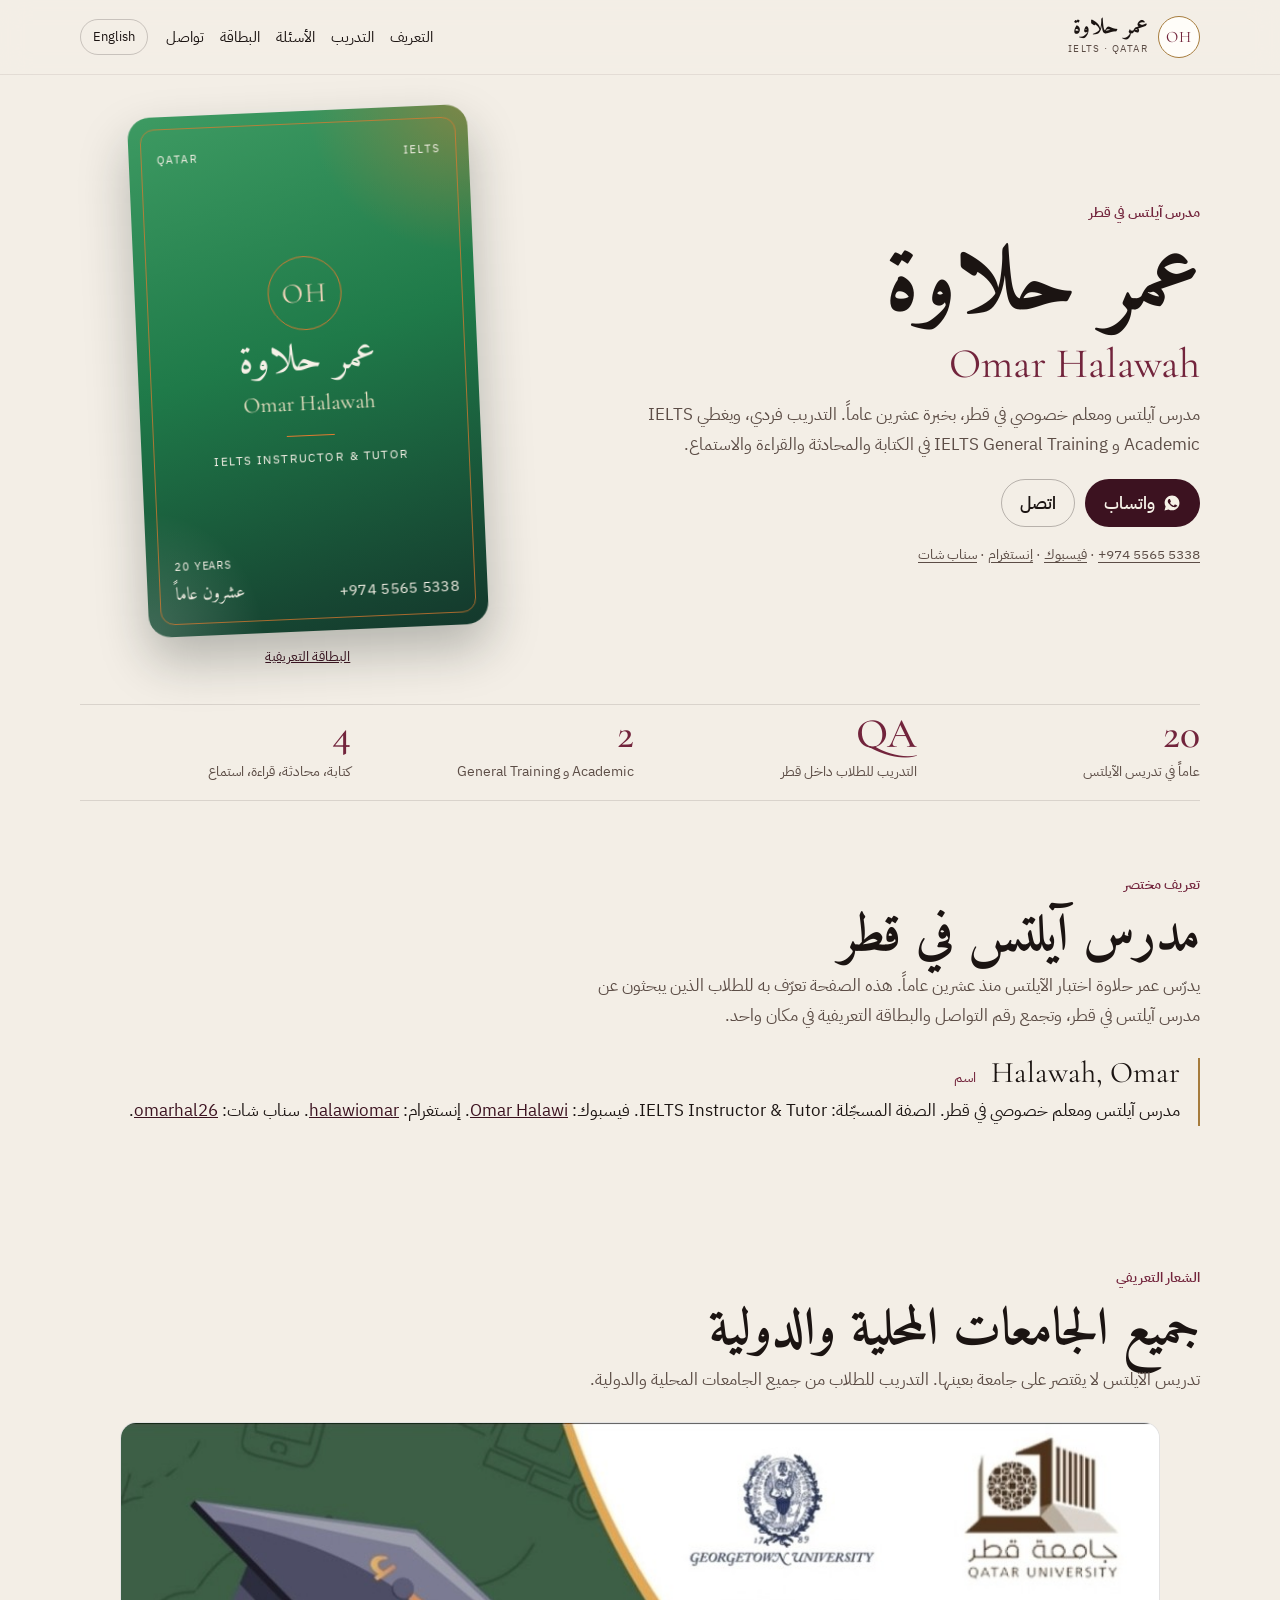
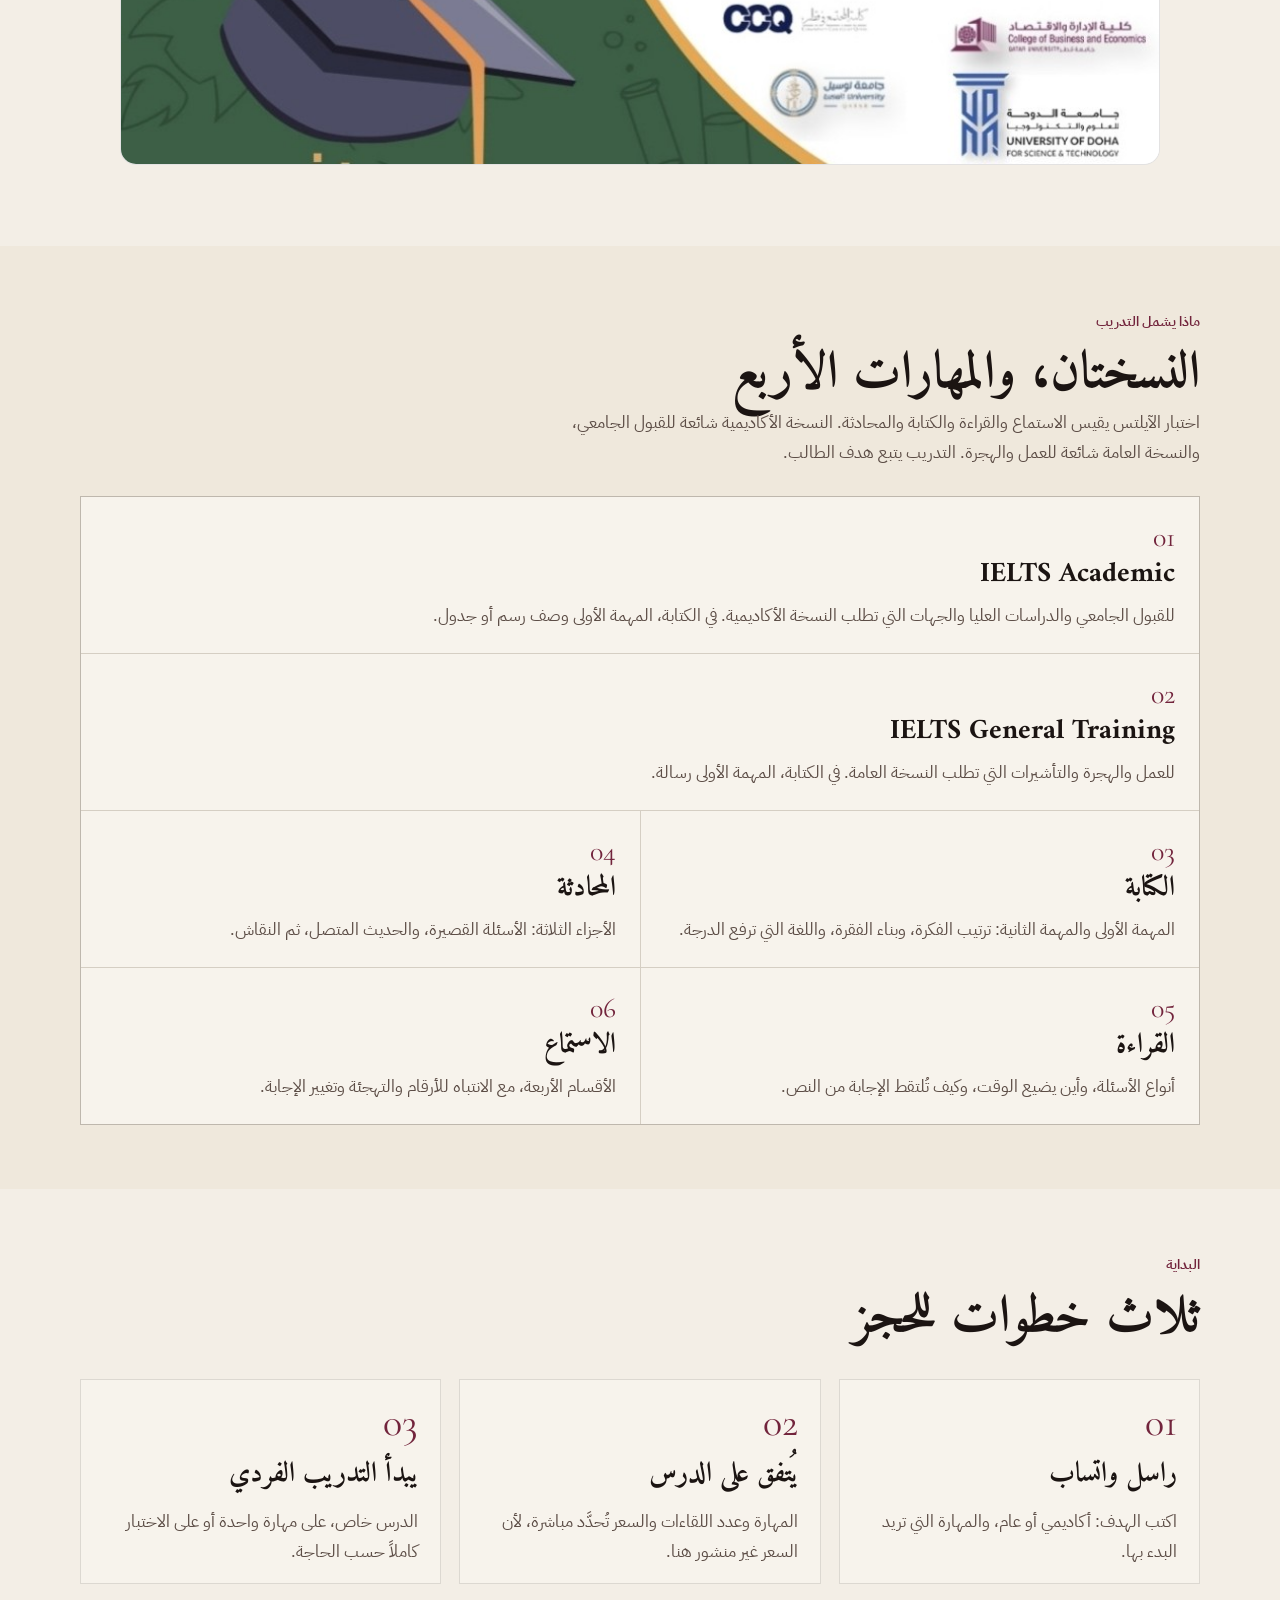
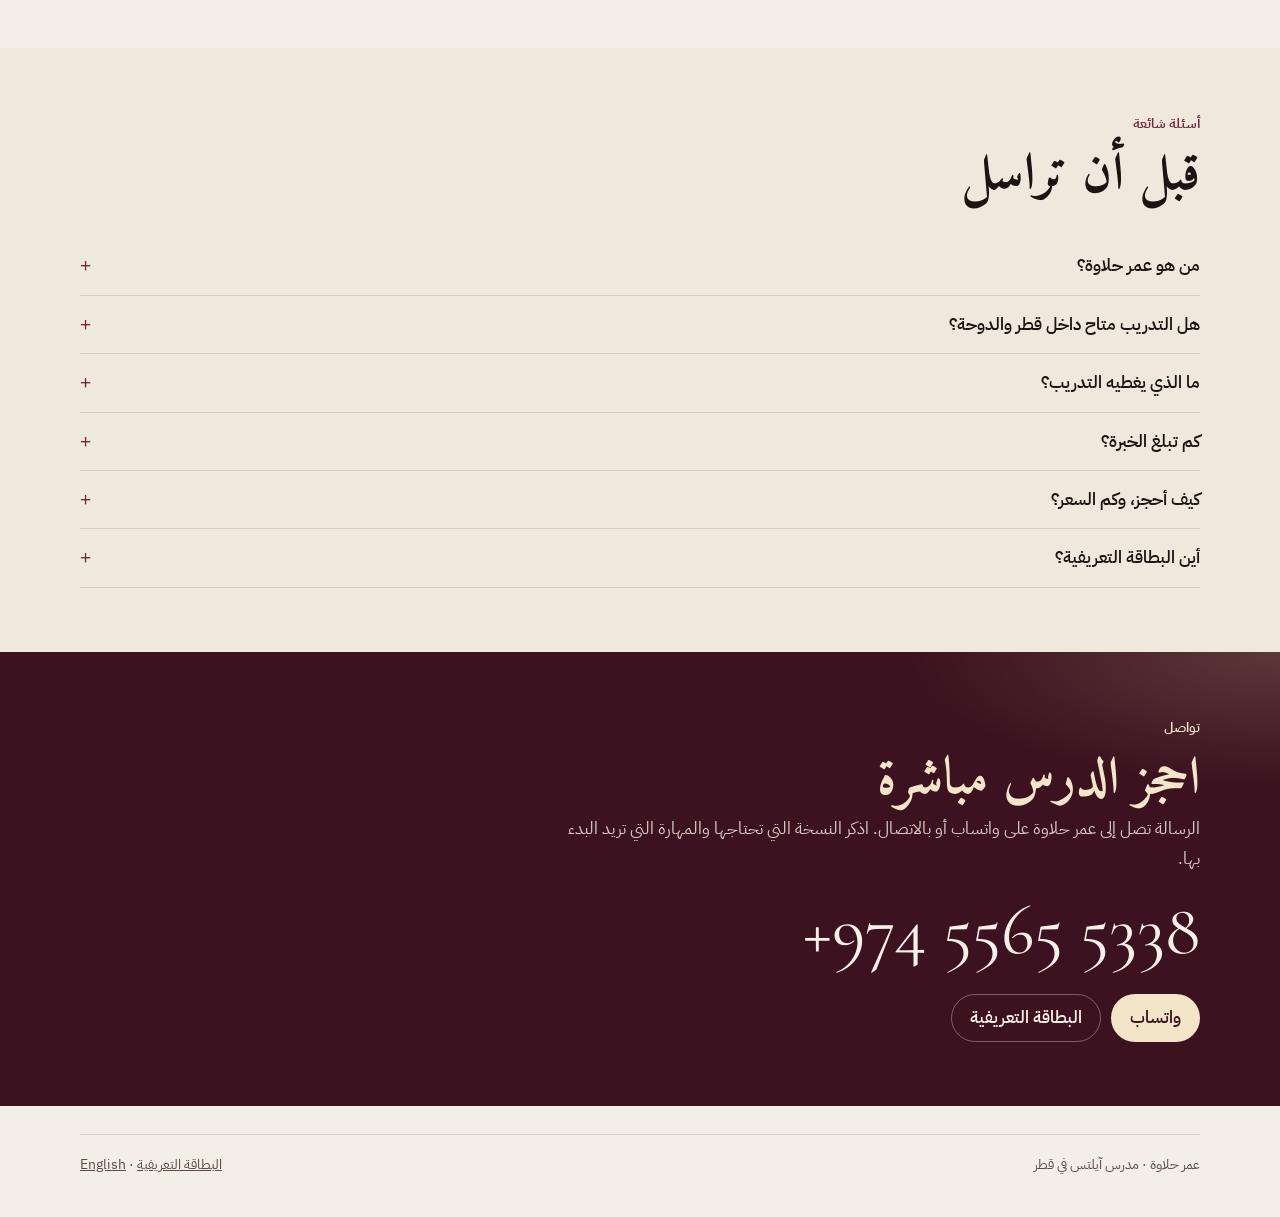
<file: index.html>
<!DOCTYPE html>
<html lang="ar" dir="rtl">
<head>
  <meta charset="utf-8">
  <meta name="viewport" content="width=device-width, initial-scale=1">
  <title>عمر حلاوة | مدرس آيلتس في قطر — Omar Halawah</title>
  <meta name="description" content="عمر حلاوة (Omar Halawah) مدرس آيلتس ومعلم خصوصي في قطر بخبرة عشرين عاماً. تدريب فردي لـ IELTS Academic و General Training. واتساب +974 5565 5338.">
  <meta name="author" content="Omar Halawah">
  <meta name="robots" content="index,follow,max-image-preview:large">
  <meta name="geo.region" content="QA">
  <meta name="geo.placename" content="Qatar">
  <meta name="theme-color" content="#3c1220">
  <link rel="canonical" href="https://ieltsqatar-tutoromar.com/">
  <link rel="alternate" hreflang="ar" href="https://ieltsqatar-tutoromar.com/">
  <link rel="alternate" hreflang="en" href="https://ieltsqatar-tutoromar.com/en/">
  <link rel="alternate" hreflang="x-default" href="https://ieltsqatar-tutoromar.com/">
  <meta property="og:type" content="profile">
  <meta property="og:url" content="https://ieltsqatar-tutoromar.com/">
  <meta property="og:locale" content="ar_QA">
  <meta property="og:locale:alternate" content="en_US">
  <meta property="og:title" content="عمر حلاوة | مدرس آيلتس في قطر">
  <meta property="og:description" content="مدرس آيلتس بخبرة 20 عاماً في قطر. IELTS Academic و General Training. +974 5565 5338">
  <meta property="og:image" content="https://ieltsqatar-tutoromar.com/assets/og.jpg">
  <meta property="og:image:width" content="1200">
  <meta property="og:image:height" content="630">
  <meta property="og:image:alt" content="عمر حلاوة، مدرس آيلتس في قطر">
  <meta property="profile:first_name" content="Omar">
  <meta property="profile:last_name" content="Halawah">
  <meta name="twitter:card" content="summary_large_image">
  <meta name="twitter:title" content="عمر حلاوة | مدرس آيلتس في قطر">
  <meta name="twitter:description" content="IELTS Instructor & Tutor in Qatar. 20 years. +974 5565 5338">
  <meta name="twitter:image" content="https://ieltsqatar-tutoromar.com/assets/og.jpg">
  <link rel="me" href="https://www.facebook.com/share/18NbtVVYpf/">
  <link rel="me" href="https://www.instagram.com/halawiomar/">
  <link rel="me" href="https://www.snapchat.com/add/omarhal26">
  <link rel="icon" href="favicon.svg" type="image/svg+xml">
  <link rel="apple-touch-icon" href="assets/apple-touch.png">
  <link rel="manifest" href="site.webmanifest">
  <link rel="preconnect" href="https://fonts.googleapis.com">
  <link rel="preconnect" href="https://fonts.gstatic.com" crossorigin>
  <link href="https://fonts.googleapis.com/css2?family=Amiri:wght@400;700&family=Cormorant+Garamond:ital,wght@0,500;0,600;1,500&family=IBM+Plex+Sans+Arabic:wght@400;500;600&display=swap" rel="stylesheet">
  <link rel="stylesheet" href="css/styles.css">
  <script type="application/ld+json">
  {
    "@context": "https://schema.org",
    "@graph": [
      {
        "@type": "Person",
        "@id": "#omar-halawah",
        "name": "Omar Halawah",
        "alternateName": ["عمر حلاوة", "Omar Halawi"],
        "givenName": "Omar",
        "familyName": "Halawah",
        "jobTitle": "IELTS Instructor and Tutor",
        "description": "Omar Halawah is an IELTS instructor and private tutor in Qatar with 20 years of experience.",
        "telephone": "+97455655338",
        "url": "https://ieltsqatar-tutoromar.com/",
        "sameAs": [
          "https://www.facebook.com/share/18NbtVVYpf/",
          "https://www.instagram.com/halawiomar/",
          "https://www.snapchat.com/add/omarhal26"
        ],
        "knowsLanguage": ["ar", "en"],
        "knowsAbout": ["IELTS", "IELTS Academic", "IELTS General Training", "English language teaching"],
        "address": { "@type": "PostalAddress", "addressCountry": "QA" },
        "homeLocation": { "@type": "Country", "name": "Qatar" }
      },
      {
        "@type": "ProfessionalService",
        "@id": "#practice",
        "name": "Omar Halawah — IELTS Instructor in Qatar",
        "alternateName": "عمر حلاوة — مدرس آيلتس في قطر",
        "description": "Individual IELTS Academic and IELTS General Training lessons in Qatar.",
        "provider": { "@id": "#omar-halawah" },
        "telephone": "+97455655338",
        "address": { "@type": "PostalAddress", "addressCountry": "QA" },
        "areaServed": [
          { "@type": "Country", "name": "Qatar" },
          { "@type": "City", "name": "Doha" }
        ],
        "availableLanguage": ["Arabic", "English"],
        "hasOfferCatalog": {
          "@type": "OfferCatalog",
          "name": "IELTS preparation",
          "itemListElement": [
            { "@type": "Offer", "itemOffered": { "@type": "Service", "name": "IELTS Academic preparation" } },
            { "@type": "Offer", "itemOffered": { "@type": "Service", "name": "IELTS General Training preparation" } },
            { "@type": "Offer", "itemOffered": { "@type": "Service", "name": "IELTS Writing" } },
            { "@type": "Offer", "itemOffered": { "@type": "Service", "name": "IELTS Speaking" } },
            { "@type": "Offer", "itemOffered": { "@type": "Service", "name": "IELTS Reading" } },
            { "@type": "Offer", "itemOffered": { "@type": "Service", "name": "IELTS Listening" } }
          ]
        },
        "contactPoint": {
          "@type": "ContactPoint",
          "telephone": "+97455655338",
          "contactType": "reservations",
          "areaServed": "QA",
          "availableLanguage": ["Arabic", "English"]
        }
      },
      {
        "@type": "FAQPage",
        "inLanguage": "ar",
        "mainEntity": [
          {
            "@type": "Question",
            "name": "من هو عمر حلاوة؟",
            "acceptedAnswer": {
              "@type": "Answer",
              "text": "عمر حلاوة (Omar Halawah) مدرس آيلتس ومعلم خصوصي في قطر. فيسبوك: https://www.facebook.com/share/18NbtVVYpf/ . إنستغرام: https://www.instagram.com/halawiomar/ . سناب شات: https://www.snapchat.com/add/omarhal26 ."
            }
          },
          {
            "@type": "Question",
            "name": "هل يقدّم تدريب الآيلتس في قطر؟",
            "acceptedAnswer": {
              "@type": "Answer",
              "text": "نعم. التدريب للطلاب داخل قطر، بما فيها الدوحة، ويُرتَّب عبر الهاتف أو واتساب على +974 5565 5338."
            }
          },
          {
            "@type": "Question",
            "name": "ما الذي يغطيه التدريب؟",
            "acceptedAnswer": {
              "@type": "Answer",
              "text": "IELTS Academic و IELTS General Training، والمهارات الأربع: الكتابة والمحادثة والقراءة والاستماع."
            }
          },
          {
            "@type": "Question",
            "name": "كم سنة خبرة عمر حلاوة في تدريس الآيلتس؟",
            "acceptedAnswer": {
              "@type": "Answer",
              "text": "عشرون عاماً كمدرس آيلتس."
            }
          },
          {
            "@type": "Question",
            "name": "كيف أحجز درساً؟",
            "acceptedAnswer": {
              "@type": "Answer",
              "text": "راسل واتساب أو اتصل على +974 5565 5338. تفاصيل الدرس والسعر يُتفق عليهما عند التواصل."
            }
          }
        ]
      }
    ]
  }
  </script>
</head>
<body>
  <a class="skip" href="#content">تجاوز إلى المحتوى</a>
  <header class="header">
    <div class="header-inner wrap">
      <a class="brand" href="index.html">
        <span class="seal" aria-hidden="true">OH</span>
        <span>
          <strong>عمر حلاوة</strong>
          <small>IELTS · Qatar</small>
        </span>
      </a>
      <div class="header-end">
        <nav class="nav" aria-label="أقسام الصفحة">
          <a href="#about">التعريف</a>
          <a href="#training">التدريب</a>
          <a href="#faq">الأسئلة</a>
          <a href="card.html">البطاقة</a>
          <a href="#contact">تواصل</a>
        </nav>
        <a class="lang" href="en/index.html" hreflang="en" lang="en">English</a>
      </div>
    </div>
  </header>

  <main id="content">
    <section class="hero">
      <div class="wrap hero-grid">
        <div class="hero-copy">
          <p class="watermark" aria-hidden="true">20</p>
          <p class="kicker">مدرس آيلتس في قطر</p>
          <h1>عمر حلاوة</h1>
          <p class="name-en" translate="no">Omar Halawah</p>
          <p class="lede">مدرس آيلتس ومعلم خصوصي في قطر، بخبرة عشرين عاماً. التدريب فردي، ويغطي IELTS Academic و IELTS General Training في الكتابة والمحادثة والقراءة والاستماع.</p>
          <div class="actions">
            <a class="btn btn-solid" href="https://wa.me/97455655338?text=%D8%A7%D9%84%D8%B3%D9%84%D8%A7%D9%85%20%D8%B9%D9%84%D9%8A%D9%83%D9%85%D8%8C%20%D8%A3%D9%88%D8%AF%20%D8%A7%D9%84%D8%A7%D8%B3%D8%AA%D9%81%D8%B3%D8%A7%D8%B1%20%D8%B9%D9%86%20%D8%AF%D8%B1%D9%88%D8%B3%20%D8%A7%D9%84%D8%A2%D9%8A%D9%84%D8%AA%D8%B3%20%D9%85%D8%B9%20%D8%B9%D9%85%D8%B1%20%D8%AD%D9%84%D8%A7%D9%88%D8%A9." target="_blank" rel="noopener">
              <svg viewBox="0 0 24 24" width="18" height="18" aria-hidden="true" fill="currentColor"><path d="M12.04 2C6.58 2 2.15 6.4 2.15 11.83c0 1.74.46 3.44 1.34 4.94L2 22l5.39-1.4a10 10 0 0 0 4.65 1.16h.01c5.46 0 9.89-4.4 9.89-9.83C21.94 6.4 17.5 2 12.04 2zm5.76 14.18c-.24.68-1.4 1.3-1.94 1.38-.5.08-1.12.11-1.81-.11-.41-.14-.95-.31-1.64-.61-2.88-1.25-4.76-4.16-4.9-4.35-.14-.2-1.16-1.54-1.16-2.94 0-1.4.73-2.09 1-2.37.24-.28.64-.41.85-.41.21 0 .42 0 .6.01.19.01.45-.07.7.54.26.62.87 2.14.95 2.3.08.16.13.34.03.54-.1.2-.16.34-.31.52-.16.18-.33.4-.47.54-.16.16-.32.33-.14.64.18.31.81 1.34 1.74 2.17 1.2 1.07 2.21 1.4 2.52 1.56.31.16.49.13.67-.08.18-.21.78-.91.99-1.22.21-.31.41-.26.7-.15.28.1 1.79.84 2.1.99.3.16.5.23.58.36.07.13.07.76-.17 1.44z"/></svg>
              واتساب
            </a>
            <a class="btn btn-ghost" href="tel:+97455655338">اتصل</a>
          </div>
          <p class="fine"><a href="tel:+97455655338" dir="ltr">+974 5565 5338</a> · <a href="https://www.facebook.com/share/18NbtVVYpf/" target="_blank" rel="me noopener">فيسبوك</a> · <a href="https://www.instagram.com/halawiomar/" target="_blank" rel="me noopener">إنستغرام</a> · <a href="https://www.snapchat.com/add/omarhal26" target="_blank" rel="me noopener">سناب شات</a></p>
        </div>
        <div class="hero-aside">
          <a class="home-card" href="card.html" aria-label="فتح البطاقة التعريفية لعمر حلاوة">
            <article class="face face-front" dir="ltr">
              <div class="card-top"><span>Qatar</span><span>IELTS</span></div>
              <div class="card-mid">
                <div class="seal-lg" aria-hidden="true">OH</div>
                <p class="card-ar" dir="rtl" lang="ar">عمر حلاوة</p>
                <p class="card-en">Omar Halawah</p>
                <div class="gold-line" aria-hidden="true"></div>
                <p class="card-role">IELTS Instructor &amp; Tutor</p>
              </div>
              <div class="card-foot">
                <span class="years">20 years<span lang="ar" dir="rtl">عشرون عاماً</span></span>
                <span class="card-num" dir="ltr">+974 5565 5338</span>
              </div>
            </article>
          </a>
          <p class="card-hint"><a href="card.html">البطاقة التعريفية</a></p>
        </div>
      </div>
    </section>

    <div class="band">
      <div class="wrap">
        <ul class="facts">
          <li><strong>20</strong><span>عاماً في تدريس الآيلتس</span></li>
          <li><strong>QA</strong><span>التدريب للطلاب داخل قطر</span></li>
          <li><strong>2</strong><span>Academic و General Training</span></li>
          <li><strong>4</strong><span>كتابة، محادثة، قراءة، استماع</span></li>
        </ul>
      </div>
    </div>

    <section id="about">
      <div class="wrap">
        <div class="section-head">
          <p class="kicker">تعريف مختصر</p>
          <h2>مدرس آيلتس في قطر</h2>
          <p class="lede">يدرّس عمر حلاوة اختبار الآيلتس منذ عشرين عاماً. هذه الصفحة تعرّف به للطلاب الذين يبحثون عن مدرس آيلتس في قطر، وتجمع رقم التواصل والبطاقة التعريفية في مكان واحد.</p>
        </div>
        <aside class="entry">
          <p class="entry-word"><span class="latin" translate="no">Halawah, Omar</span> <span class="pos">اسم</span></p>
          <p>مدرس آيلتس ومعلم خصوصي في قطر. الصفة المسجّلة: <span class="latin" translate="no">IELTS Instructor &amp; Tutor</span>. فيسبوك: <a class="latin" href="https://www.facebook.com/share/18NbtVVYpf/" target="_blank" rel="me noopener">Omar Halawi</a>. إنستغرام: <a class="latin" href="https://www.instagram.com/halawiomar/" target="_blank" rel="me noopener">halawiomar</a>. سناب شات: <a class="latin" href="https://www.snapchat.com/add/omarhal26" target="_blank" rel="me noopener">omarhal26</a>.</p>
        </aside>
      </div>
    </section>

    <section id="logo" aria-labelledby="logo-title">
      <div class="wrap">
        <div class="section-head">
          <p class="kicker">الشعار التعريفي</p>
          <h2 id="logo-title">جميع الجامعات المحلية والدولية</h2>
          <p class="lede">تدريس الآيلتس لا يقتصر على جامعة بعينها. التدريب للطلاب من جميع الجامعات المحلية والدولية.</p>
        </div>
        <figure class="logo-frame">
          <img src="assets/logo.png" width="1024" height="336" alt="شعار تعريفي مع قبعة تخرج">
        </figure>
      </div>
    </section>

    <section id="training" class="section-alt">
      <div class="wrap">
        <div class="section-head">
          <p class="kicker">ماذا يشمل التدريب</p>
          <h2>النسختان، والمهارات الأربع</h2>
          <p class="lede">اختبار الآيلتس يقيس الاستماع والقراءة والكتابة والمحادثة. النسخة الأكاديمية شائعة للقبول الجامعي، والنسخة العامة شائعة للعمل والهجرة. التدريب يتبع هدف الطالب.</p>
        </div>
        <div class="skill-grid">
          <article class="skill skill-lead">
            <div class="idx">01</div>
            <h3>IELTS Academic</h3>
            <p>للقبول الجامعي والدراسات العليا والجهات التي تطلب النسخة الأكاديمية. في الكتابة، المهمة الأولى وصف رسم أو جدول.</p>
          </article>
          <article class="skill skill-lead">
            <div class="idx">02</div>
            <h3>IELTS General Training</h3>
            <p>للعمل والهجرة والتأشيرات التي تطلب النسخة العامة. في الكتابة، المهمة الأولى رسالة.</p>
          </article>
          <article class="skill">
            <div class="idx">03</div>
            <h3>الكتابة</h3>
            <p>المهمة الأولى والمهمة الثانية: ترتيب الفكرة، وبناء الفقرة، واللغة التي ترفع الدرجة.</p>
          </article>
          <article class="skill">
            <div class="idx">04</div>
            <h3>المحادثة</h3>
            <p>الأجزاء الثلاثة: الأسئلة القصيرة، والحديث المتصل، ثم النقاش.</p>
          </article>
          <article class="skill">
            <div class="idx">05</div>
            <h3>القراءة</h3>
            <p>أنواع الأسئلة، وأين يضيع الوقت، وكيف تُلتقط الإجابة من النص.</p>
          </article>
          <article class="skill">
            <div class="idx">06</div>
            <h3>الاستماع</h3>
            <p>الأقسام الأربعة، مع الانتباه للأرقام والتهجئة وتغيير الإجابة.</p>
          </article>
        </div>
      </div>
    </section>

    <section id="start">
      <div class="wrap">
        <div class="section-head">
          <p class="kicker">البداية</p>
          <h2>ثلاث خطوات للحجز</h2>
        </div>
        <ol class="steps">
          <li>
            <span>01</span>
            <h3>راسل واتساب</h3>
            <p>اكتب الهدف: أكاديمي أو عام، والمهارة التي تريد البدء بها.</p>
          </li>
          <li>
            <span>02</span>
            <h3>يُتفق على الدرس</h3>
            <p>المهارة وعدد اللقاءات والسعر تُحدَّد مباشرة، لأن السعر غير منشور هنا.</p>
          </li>
          <li>
            <span>03</span>
            <h3>يبدأ التدريب الفردي</h3>
            <p>الدرس خاص، على مهارة واحدة أو على الاختبار كاملاً حسب الحاجة.</p>
          </li>
        </ol>
      </div>
    </section>

    <section id="faq" class="section-alt">
      <div class="wrap">
        <div class="section-head">
          <p class="kicker">أسئلة شائعة</p>
          <h2>قبل أن تراسل</h2>
        </div>
        <details>
          <summary>من هو عمر حلاوة؟</summary>
          <p>عمر حلاوة (<span class="latin" translate="no">Omar Halawah</span>) مدرس آيلتس ومعلم خصوصي في قطر. فيسبوك: <a class="latin" href="https://www.facebook.com/share/18NbtVVYpf/" target="_blank" rel="me noopener">Omar Halawi</a>. إنستغرام: <a class="latin" href="https://www.instagram.com/halawiomar/" target="_blank" rel="me noopener">halawiomar</a>. سناب شات: <a class="latin" href="https://www.snapchat.com/add/omarhal26" target="_blank" rel="me noopener">omarhal26</a>.</p>
        </details>
        <details>
          <summary>هل التدريب متاح داخل قطر والدوحة؟</summary>
          <p>نعم. التدريب للطلاب داخل قطر، بما فيها الدوحة. ترتيب الدرس يتم عبر الهاتف أو واتساب، ولا يُذكر في هذه الصفحة عنوان مكتب.</p>
        </details>
        <details>
          <summary>ما الذي يغطيه التدريب؟</summary>
          <p>نسختا IELTS Academic و IELTS General Training، والمهارات الأربع: الكتابة، المحادثة، القراءة، والاستماع.</p>
        </details>
        <details>
          <summary>كم تبلغ الخبرة؟</summary>
          <p>عشرون عاماً كمدرس آيلتس، كما هو مذكور في البيانات التعريفية.</p>
        </details>
        <details>
          <summary>كيف أحجز، وكم السعر؟</summary>
          <p>راسل واتساب أو اتصل على +974 5565 5338. السعر وعدد اللقاءات يُتفق عليهما عند التواصل، ولا توجد قائمة أسعار منشورة.</p>
        </details>
        <details>
          <summary>أين البطاقة التعريفية؟</summary>
          <p>في صفحة مستقلة: الاسم، والصفة، ورقم الهاتف، وأسماء الحسابات، ورمز واتساب. يمكن قلبها وحفظها وطباعتها.</p>
        </details>
      </div>
    </section>

    <section class="contact" id="contact">
      <div class="wrap">
        <p class="kicker">تواصل</p>
        <h2>احجز الدرس مباشرة</h2>
        <p class="lede">الرسالة تصل إلى عمر حلاوة على واتساب أو بالاتصال. اذكر النسخة التي تحتاجها والمهارة التي تريد البدء بها.</p>
        <a class="phone-link" href="tel:+97455655338" dir="ltr">+974 5565 5338</a>
        <div class="actions">
          <a class="btn btn-light" href="https://wa.me/97455655338?text=%D8%A7%D9%84%D8%B3%D9%84%D8%A7%D9%85%20%D8%B9%D9%84%D9%8A%D9%83%D9%85%D8%8C%20%D8%A3%D9%88%D8%AF%20%D8%A7%D9%84%D8%A7%D8%B3%D8%AA%D9%81%D8%B3%D8%A7%D8%B1%20%D8%B9%D9%86%20%D8%AF%D8%B1%D9%88%D8%B3%20%D8%A7%D9%84%D8%A2%D9%8A%D9%84%D8%AA%D8%B3%20%D9%85%D8%B9%20%D8%B9%D9%85%D8%B1%20%D8%AD%D9%84%D8%A7%D9%88%D8%A9." target="_blank" rel="noopener">واتساب</a>
          <a class="btn btn-ghost" href="card.html">البطاقة التعريفية</a>
        </div>
      </div>
    </section>
  </main>

  <footer class="footer">
    <div class="wrap footer-inner">
      <span>عمر حلاوة · مدرس آيلتس في قطر</span>
      <span><a href="card.html">البطاقة التعريفية</a> · <a href="en/index.html" hreflang="en" lang="en">English</a></span>
    </div>
  </footer>
</body>
</html>
</file>
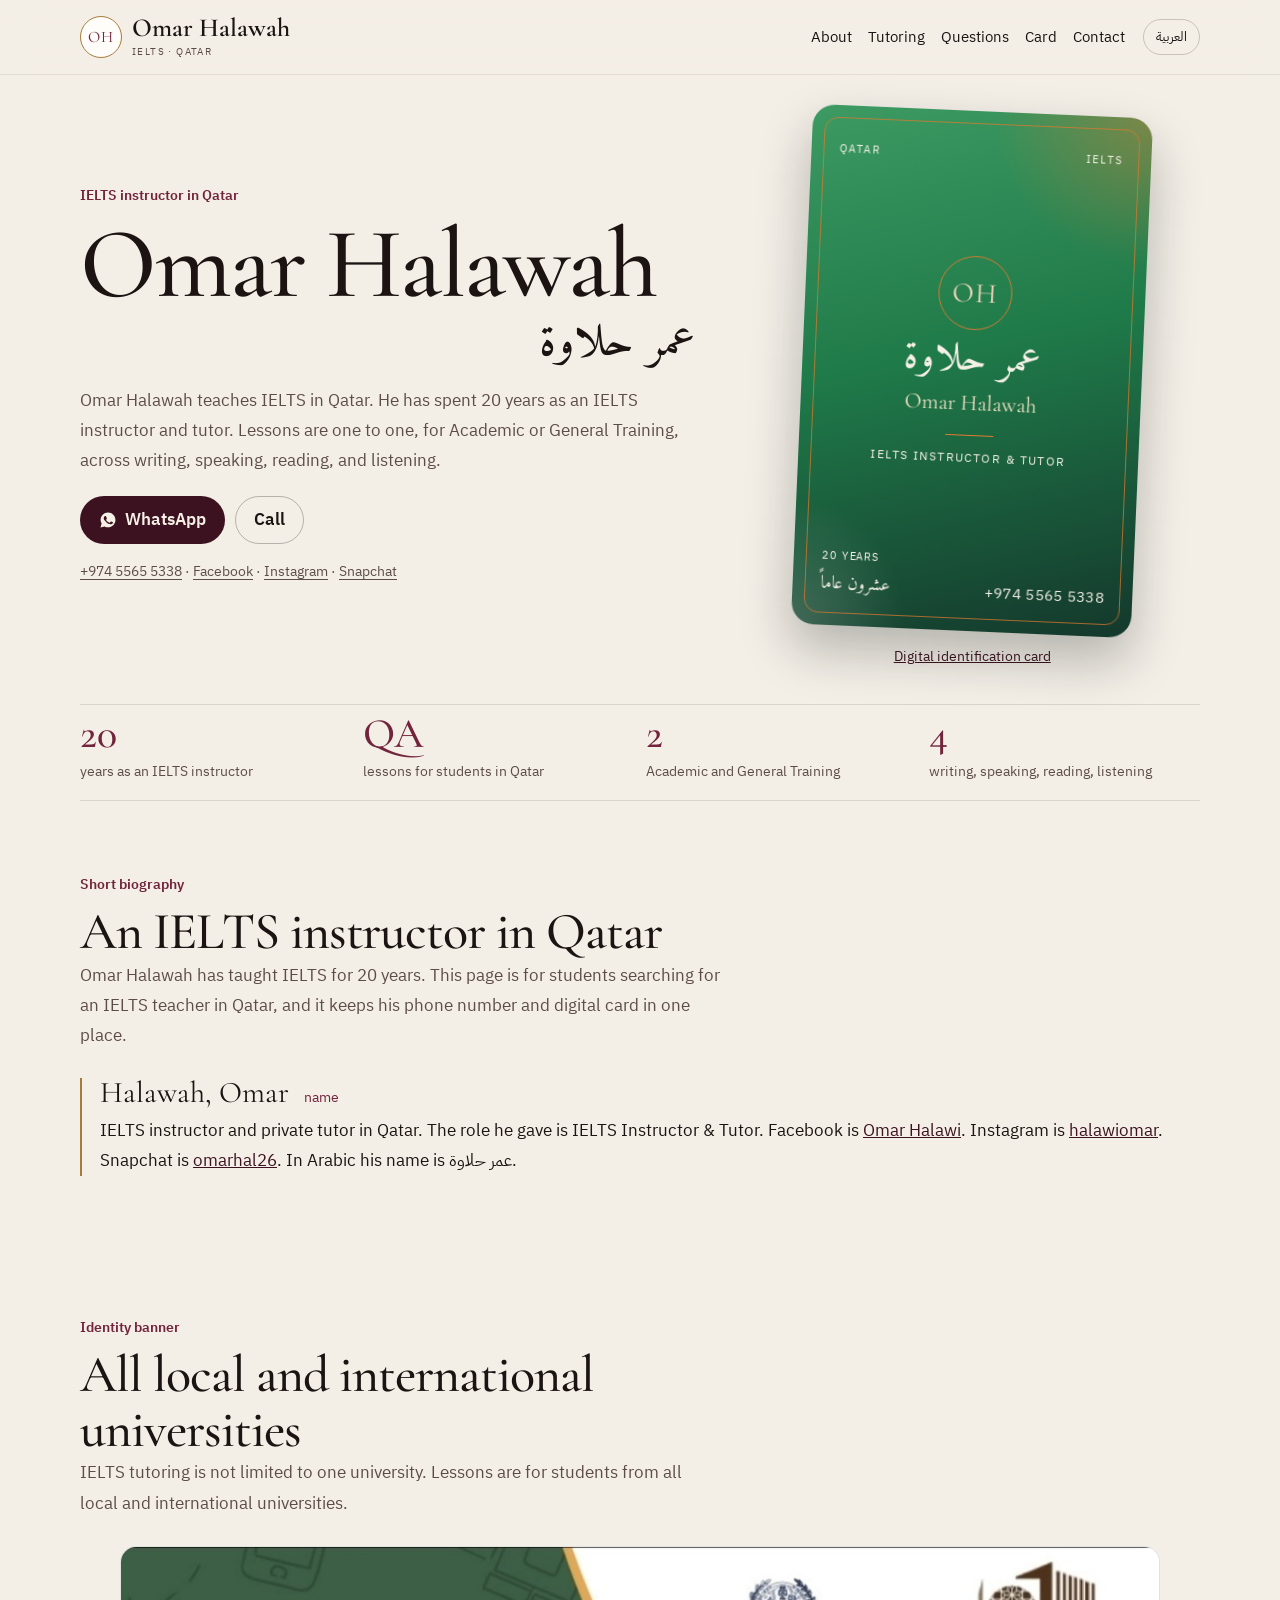
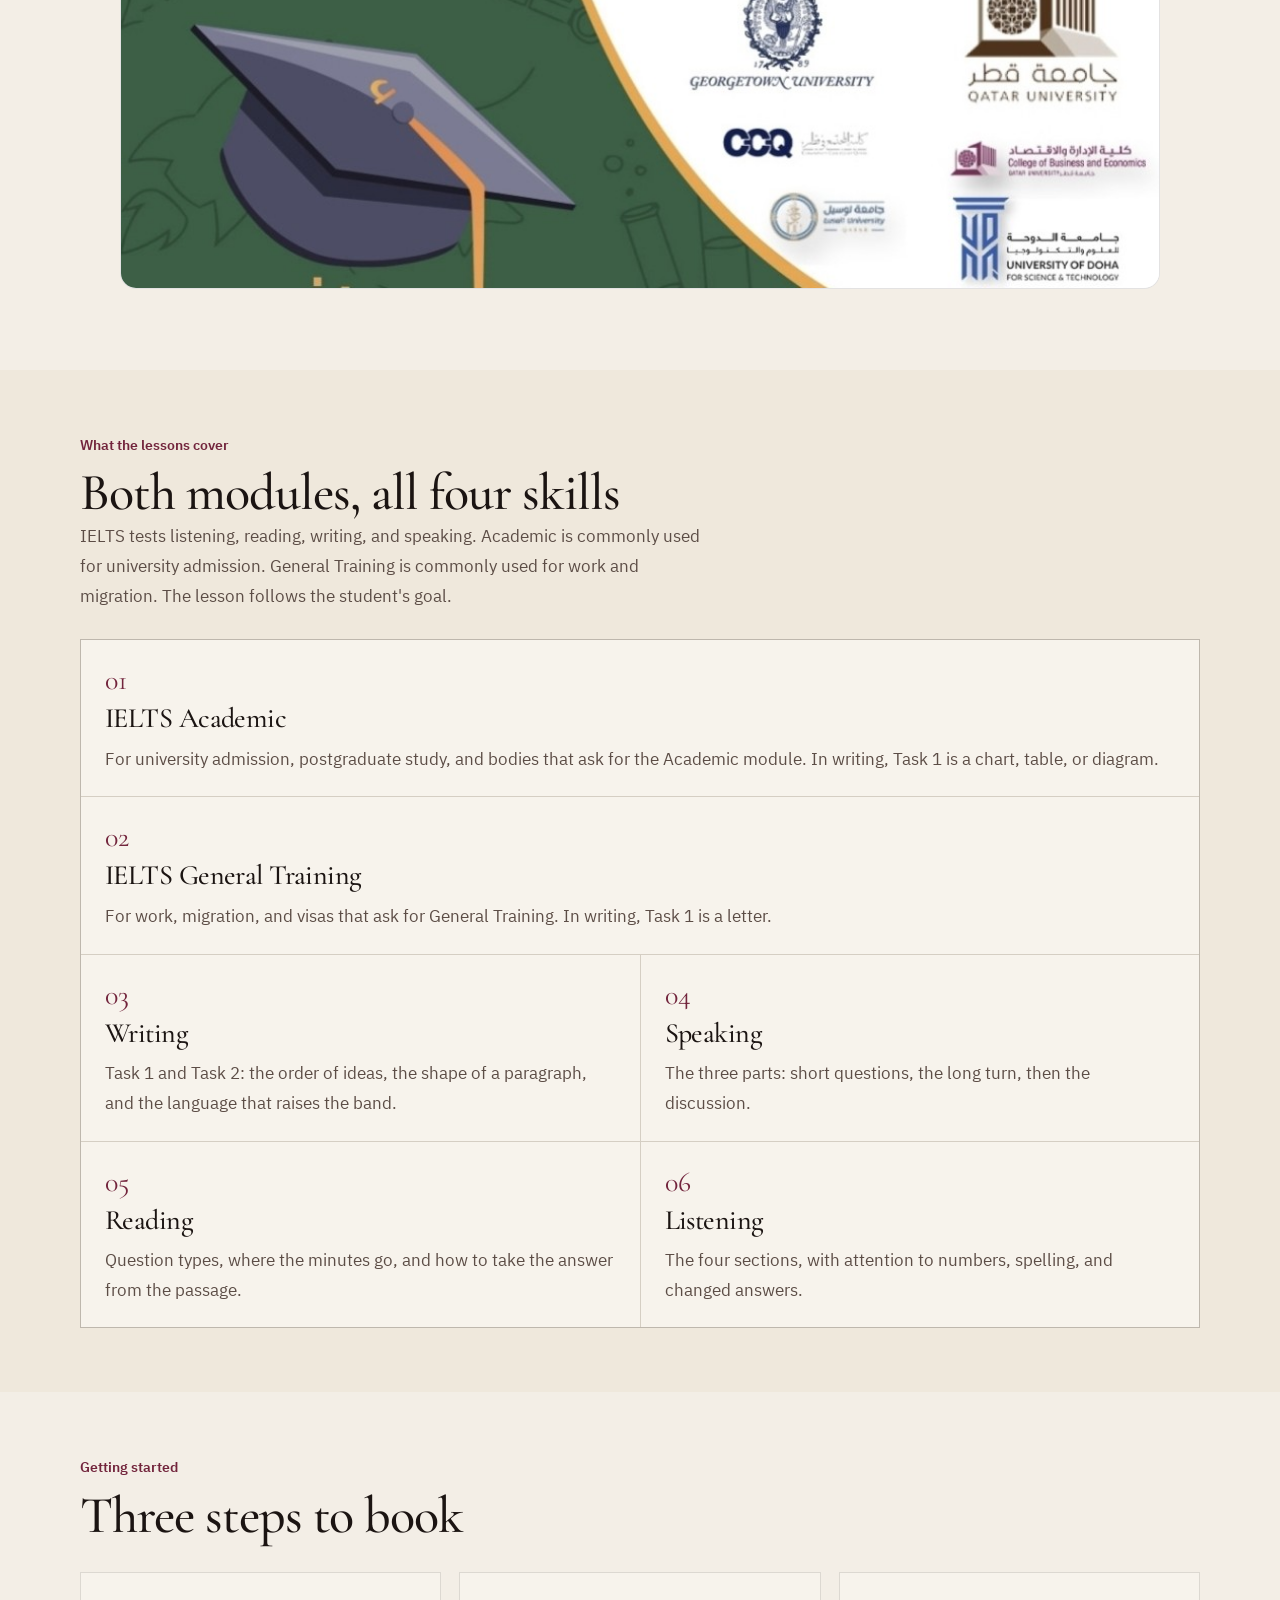
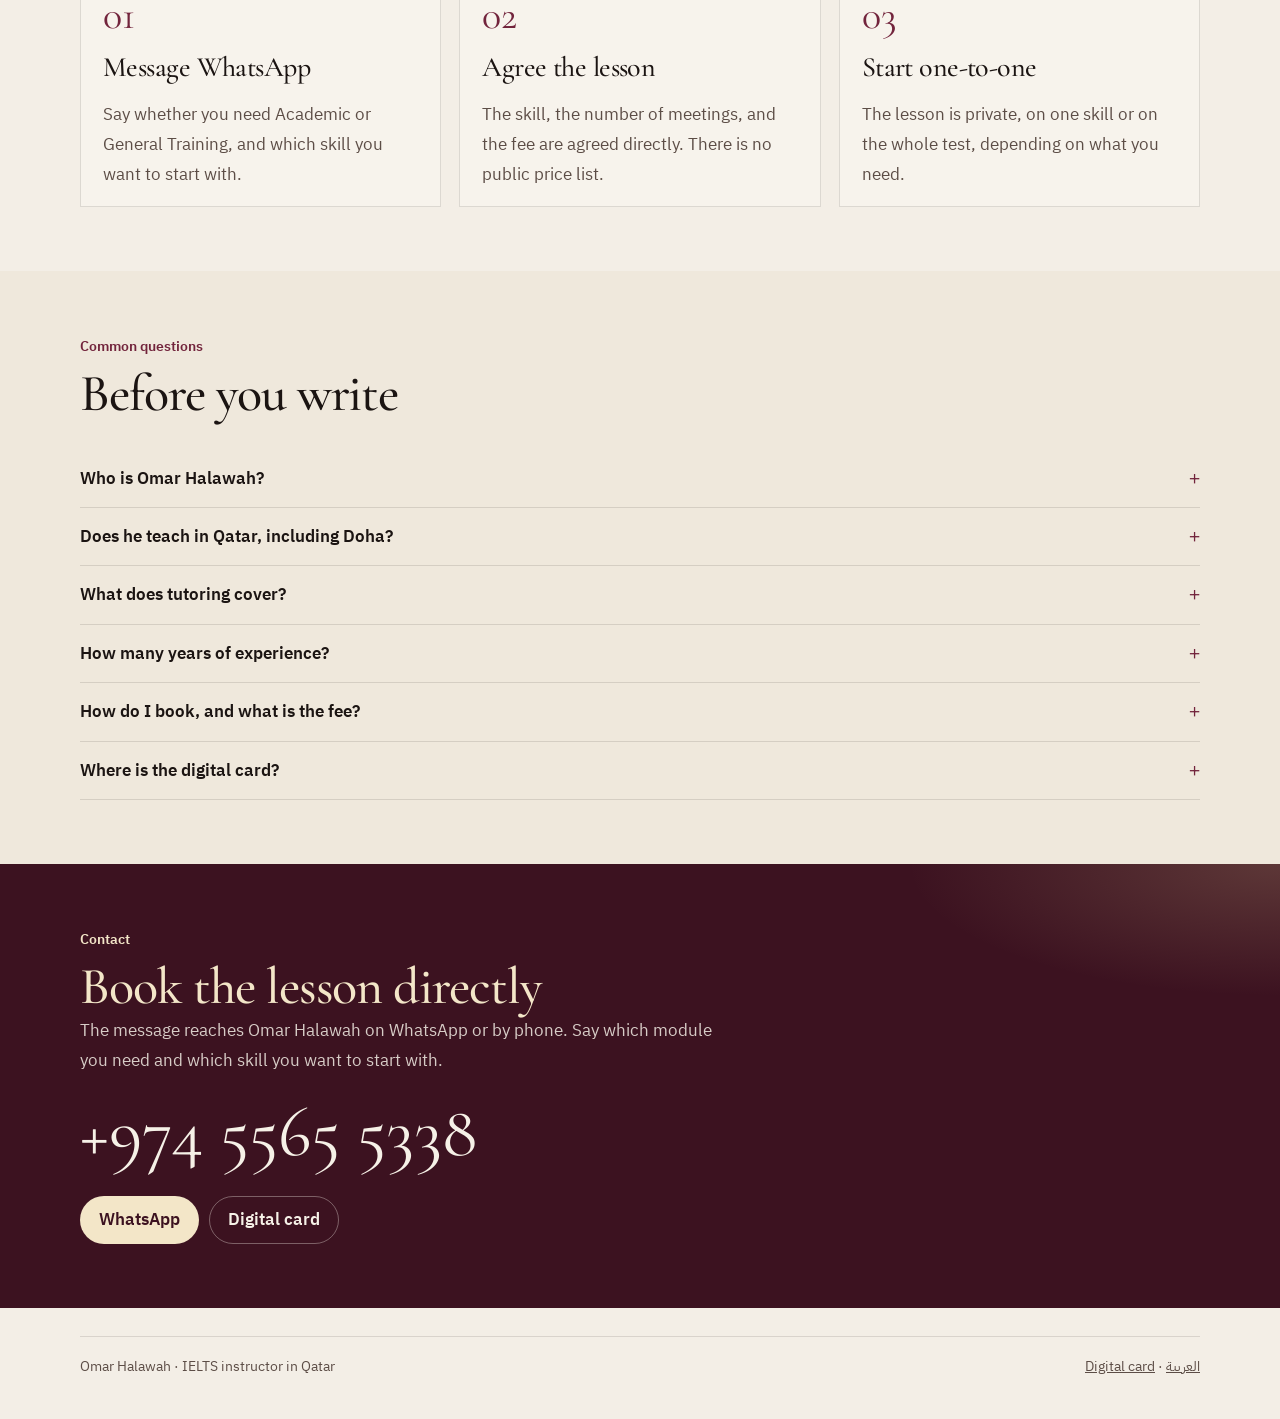
<file: en/index.html>
<!DOCTYPE html>
<html lang="en" dir="ltr">
<head>
  <meta charset="utf-8">
  <meta name="viewport" content="width=device-width, initial-scale=1">
  <title>Omar Halawah | IELTS Instructor in Qatar</title>
  <meta name="description" content="Omar Halawah is an IELTS instructor and private tutor in Qatar with 20 years of experience. Academic and General Training, across writing, speaking, reading, and listening. WhatsApp +974 5565 5338.">
  <meta name="author" content="Omar Halawah">
  <meta name="robots" content="index,follow,max-image-preview:large">
  <meta name="geo.region" content="QA">
  <meta name="geo.placename" content="Qatar">
  <meta name="theme-color" content="#3c1220">
  <link rel="canonical" href="https://ieltsqatar-tutoromar.com/en/">
  <link rel="alternate" hreflang="ar" href="https://ieltsqatar-tutoromar.com/">
  <link rel="alternate" hreflang="en" href="https://ieltsqatar-tutoromar.com/en/">
  <link rel="alternate" hreflang="x-default" href="https://ieltsqatar-tutoromar.com/">
  <meta property="og:type" content="profile">
  <meta property="og:url" content="https://ieltsqatar-tutoromar.com/en/">
  <meta property="og:locale" content="en_US">
  <meta property="og:locale:alternate" content="ar_QA">
  <meta property="og:title" content="Omar Halawah | IELTS Instructor in Qatar">
  <meta property="og:description" content="IELTS instructor and tutor in Qatar. 20 years. Academic and General Training. +974 5565 5338">
  <meta property="og:image" content="https://ieltsqatar-tutoromar.com/assets/og.jpg">
  <meta property="og:image:width" content="1200">
  <meta property="og:image:height" content="630">
  <meta property="og:image:alt" content="Omar Halawah, IELTS instructor in Qatar">
  <meta property="profile:first_name" content="Omar">
  <meta property="profile:last_name" content="Halawah">
  <meta name="twitter:card" content="summary_large_image">
  <meta name="twitter:title" content="Omar Halawah | IELTS Instructor in Qatar">
  <meta name="twitter:description" content="20 years as an IELTS instructor in Qatar. +974 5565 5338">
  <meta name="twitter:image" content="https://ieltsqatar-tutoromar.com/assets/og.jpg">
  <link rel="me" href="https://www.facebook.com/share/18NbtVVYpf/">
  <link rel="me" href="https://www.instagram.com/halawiomar/">
  <link rel="me" href="https://www.snapchat.com/add/omarhal26">
  <link rel="icon" href="../favicon.svg" type="image/svg+xml">
  <link rel="apple-touch-icon" href="../assets/apple-touch.png">
  <link rel="manifest" href="../site.webmanifest">
  <link rel="preconnect" href="https://fonts.googleapis.com">
  <link rel="preconnect" href="https://fonts.gstatic.com" crossorigin>
  <link href="https://fonts.googleapis.com/css2?family=Amiri:wght@400;700&family=Cormorant+Garamond:ital,wght@0,500;0,600;1,500&family=IBM+Plex+Sans+Arabic:wght@400;500;600&display=swap" rel="stylesheet">
  <link rel="stylesheet" href="../css/styles.css">
  <script type="application/ld+json">
  {
    "@context": "https://schema.org",
    "@graph": [
      {
        "@type": "Person",
        "@id": "#omar-halawah",
        "name": "Omar Halawah",
        "alternateName": ["عمر حلاوة", "Omar Halawi"],
        "givenName": "Omar",
        "familyName": "Halawah",
        "jobTitle": "IELTS Instructor and Tutor",
        "description": "Omar Halawah is an IELTS instructor and private tutor in Qatar with 20 years of experience.",
        "telephone": "+97455655338",
        "url": "https://ieltsqatar-tutoromar.com/en/",
        "sameAs": [
          "https://www.facebook.com/share/18NbtVVYpf/",
          "https://www.instagram.com/halawiomar/",
          "https://www.snapchat.com/add/omarhal26"
        ],
        "knowsLanguage": ["ar", "en"],
        "knowsAbout": ["IELTS", "IELTS Academic", "IELTS General Training", "English language teaching"],
        "address": { "@type": "PostalAddress", "addressCountry": "QA" },
        "homeLocation": { "@type": "Country", "name": "Qatar" }
      },
      {
        "@type": "ProfessionalService",
        "@id": "#practice",
        "name": "Omar Halawah — IELTS Instructor in Qatar",
        "description": "Individual IELTS Academic and IELTS General Training lessons in Qatar.",
        "provider": { "@id": "#omar-halawah" },
        "telephone": "+97455655338",
        "address": { "@type": "PostalAddress", "addressCountry": "QA" },
        "areaServed": [
          { "@type": "Country", "name": "Qatar" },
          { "@type": "City", "name": "Doha" }
        ],
        "availableLanguage": ["English", "Arabic"]
      },
      {
        "@type": "FAQPage",
        "inLanguage": "en",
        "mainEntity": [
          {
            "@type": "Question",
            "name": "Who is Omar Halawah?",
            "acceptedAnswer": {
              "@type": "Answer",
              "text": "Omar Halawah is an IELTS instructor and private tutor in Qatar. Facebook: https://www.facebook.com/share/18NbtVVYpf/ . Instagram: https://www.instagram.com/halawiomar/ . Snapchat: https://www.snapchat.com/add/omarhal26 ."
            }
          },
          {
            "@type": "Question",
            "name": "Does he teach IELTS in Qatar?",
            "acceptedAnswer": {
              "@type": "Answer",
              "text": "Yes. Lessons are for students in Qatar, including Doha, and are arranged by phone or WhatsApp at +974 5565 5338."
            }
          },
          {
            "@type": "Question",
            "name": "What does the tutoring cover?",
            "acceptedAnswer": {
              "@type": "Answer",
              "text": "IELTS Academic and IELTS General Training, across writing, speaking, reading, and listening."
            }
          },
          {
            "@type": "Question",
            "name": "How long has Omar Halawah taught IELTS?",
            "acceptedAnswer": {
              "@type": "Answer",
              "text": "20 years as an IELTS instructor."
            }
          },
          {
            "@type": "Question",
            "name": "How do I book a lesson?",
            "acceptedAnswer": {
              "@type": "Answer",
              "text": "Message WhatsApp or call +974 5565 5338. Lesson details and fees are confirmed when you get in touch."
            }
          }
        ]
      }
    ]
  }
  </script>
</head>
<body>
  <a class="skip" href="#content">Skip to content</a>
  <header class="header">
    <div class="header-inner wrap">
      <a class="brand" href="index.html">
        <span class="seal" aria-hidden="true">OH</span>
        <span>
          <strong translate="no">Omar Halawah</strong>
          <small>IELTS · Qatar</small>
        </span>
      </a>
      <div class="header-end">
        <nav class="nav" aria-label="Page sections">
          <a href="#about">About</a>
          <a href="#training">Tutoring</a>
          <a href="#faq">Questions</a>
          <a href="card.html">Card</a>
          <a href="#contact">Contact</a>
        </nav>
        <a class="lang" href="../index.html" hreflang="ar" lang="ar">العربية</a>
      </div>
    </div>
  </header>

  <main id="content">
    <section class="hero">
      <div class="wrap hero-grid">
        <div class="hero-copy">
          <p class="watermark" aria-hidden="true">20</p>
          <p class="kicker">IELTS instructor in Qatar</p>
          <h1 translate="no">Omar Halawah</h1>
          <p class="name-ar" lang="ar" dir="rtl">عمر حلاوة</p>
          <p class="lede">Omar Halawah teaches IELTS in Qatar. He has spent 20 years as an IELTS instructor and tutor. Lessons are one to one, for Academic or General Training, across writing, speaking, reading, and listening.</p>
          <div class="actions">
            <a class="btn btn-solid" href="https://wa.me/97455655338?text=Hello%2C%20I%20would%20like%20to%20ask%20about%20IELTS%20lessons%20with%20Omar%20Halawah." target="_blank" rel="noopener">
              <svg viewBox="0 0 24 24" width="18" height="18" aria-hidden="true" fill="currentColor"><path d="M12.04 2C6.58 2 2.15 6.4 2.15 11.83c0 1.74.46 3.44 1.34 4.94L2 22l5.39-1.4a10 10 0 0 0 4.65 1.16h.01c5.46 0 9.89-4.4 9.89-9.83C21.94 6.4 17.5 2 12.04 2zm5.76 14.18c-.24.68-1.4 1.3-1.94 1.38-.5.08-1.12.11-1.81-.11-.41-.14-.95-.31-1.64-.61-2.88-1.25-4.76-4.16-4.9-4.35-.14-.2-1.16-1.54-1.16-2.94 0-1.4.73-2.09 1-2.37.24-.28.64-.41.85-.41.21 0 .42 0 .6.01.19.01.45-.07.7.54.26.62.87 2.14.95 2.3.08.16.13.34.03.54-.1.2-.16.34-.31.52-.16.18-.33.4-.47.54-.16.16-.32.33-.14.64.18.31.81 1.34 1.74 2.17 1.2 1.07 2.21 1.4 2.52 1.56.31.16.49.13.67-.08.18-.21.78-.91.99-1.22.21-.31.41-.26.7-.15.28.1 1.79.84 2.1.99.3.16.5.23.58.36.07.13.07.76-.17 1.44z"/></svg>
              WhatsApp
            </a>
            <a class="btn btn-ghost" href="tel:+97455655338">Call</a>
          </div>
          <p class="fine"><a href="tel:+97455655338" dir="ltr">+974 5565 5338</a> · <a href="https://www.facebook.com/share/18NbtVVYpf/" target="_blank" rel="me noopener">Facebook</a> · <a href="https://www.instagram.com/halawiomar/" target="_blank" rel="me noopener">Instagram</a> · <a href="https://www.snapchat.com/add/omarhal26" target="_blank" rel="me noopener">Snapchat</a></p>
        </div>
        <div class="hero-aside">
          <a class="home-card" href="card.html" aria-label="Open Omar Halawah's digital card">
            <article class="face face-front" dir="ltr">
              <div class="card-top"><span>Qatar</span><span>IELTS</span></div>
              <div class="card-mid">
                <div class="seal-lg" aria-hidden="true">OH</div>
                <p class="card-ar" dir="rtl" lang="ar">عمر حلاوة</p>
                <p class="card-en">Omar Halawah</p>
                <div class="gold-line" aria-hidden="true"></div>
                <p class="card-role">IELTS Instructor &amp; Tutor</p>
              </div>
              <div class="card-foot">
                <span class="years">20 years<span lang="ar" dir="rtl">عشرون عاماً</span></span>
                <span class="card-num" dir="ltr">+974 5565 5338</span>
              </div>
            </article>
          </a>
          <p class="card-hint"><a href="card.html">Digital identification card</a></p>
        </div>
      </div>
    </section>

    <div class="band">
      <div class="wrap">
        <ul class="facts">
          <li><strong>20</strong><span>years as an IELTS instructor</span></li>
          <li><strong>QA</strong><span>lessons for students in Qatar</span></li>
          <li><strong>2</strong><span>Academic and General Training</span></li>
          <li><strong>4</strong><span>writing, speaking, reading, listening</span></li>
        </ul>
      </div>
    </div>

    <section id="about">
      <div class="wrap">
        <div class="section-head">
          <p class="kicker">Short biography</p>
          <h2>An IELTS instructor in Qatar</h2>
          <p class="lede">Omar Halawah has taught IELTS for 20 years. This page is for students searching for an IELTS teacher in Qatar, and it keeps his phone number and digital card in one place.</p>
        </div>
        <aside class="entry">
          <p class="entry-word"><span class="latin">Halawah, Omar</span> <span class="pos">name</span></p>
          <p>IELTS instructor and private tutor in Qatar. The role he gave is IELTS Instructor &amp; Tutor. Facebook is <a href="https://www.facebook.com/share/18NbtVVYpf/" target="_blank" rel="me noopener">Omar Halawi</a>. Instagram is <a href="https://www.instagram.com/halawiomar/" target="_blank" rel="me noopener">halawiomar</a>. Snapchat is <a href="https://www.snapchat.com/add/omarhal26" target="_blank" rel="me noopener">omarhal26</a>. In Arabic his name is <bdi lang="ar" dir="rtl">عمر حلاوة</bdi>.</p>
        </aside>
      </div>
    </section>

    <section id="logo" aria-labelledby="logo-title">
      <div class="wrap">
        <div class="section-head">
          <p class="kicker">Identity banner</p>
          <h2 id="logo-title">All local and international universities</h2>
          <p class="lede">IELTS tutoring is not limited to one university. Lessons are for students from all local and international universities.</p>
        </div>
        <figure class="logo-frame">
          <img src="../assets/logo.png" width="1024" height="336" alt="Identity banner with a graduation cap">
        </figure>
      </div>
    </section>

    <section id="training" class="section-alt">
      <div class="wrap">
        <div class="section-head">
          <p class="kicker">What the lessons cover</p>
          <h2>Both modules, all four skills</h2>
          <p class="lede">IELTS tests listening, reading, writing, and speaking. Academic is commonly used for university admission. General Training is commonly used for work and migration. The lesson follows the student's goal.</p>
        </div>
        <div class="skill-grid">
          <article class="skill skill-lead">
            <div class="idx">01</div>
            <h3>IELTS Academic</h3>
            <p>For university admission, postgraduate study, and bodies that ask for the Academic module. In writing, Task 1 is a chart, table, or diagram.</p>
          </article>
          <article class="skill skill-lead">
            <div class="idx">02</div>
            <h3>IELTS General Training</h3>
            <p>For work, migration, and visas that ask for General Training. In writing, Task 1 is a letter.</p>
          </article>
          <article class="skill">
            <div class="idx">03</div>
            <h3>Writing</h3>
            <p>Task 1 and Task 2: the order of ideas, the shape of a paragraph, and the language that raises the band.</p>
          </article>
          <article class="skill">
            <div class="idx">04</div>
            <h3>Speaking</h3>
            <p>The three parts: short questions, the long turn, then the discussion.</p>
          </article>
          <article class="skill">
            <div class="idx">05</div>
            <h3>Reading</h3>
            <p>Question types, where the minutes go, and how to take the answer from the passage.</p>
          </article>
          <article class="skill">
            <div class="idx">06</div>
            <h3>Listening</h3>
            <p>The four sections, with attention to numbers, spelling, and changed answers.</p>
          </article>
        </div>
      </div>
    </section>

    <section id="start">
      <div class="wrap">
        <div class="section-head">
          <p class="kicker">Getting started</p>
          <h2>Three steps to book</h2>
        </div>
        <ol class="steps">
          <li>
            <span>01</span>
            <h3>Message WhatsApp</h3>
            <p>Say whether you need Academic or General Training, and which skill you want to start with.</p>
          </li>
          <li>
            <span>02</span>
            <h3>Agree the lesson</h3>
            <p>The skill, the number of meetings, and the fee are agreed directly. There is no public price list.</p>
          </li>
          <li>
            <span>03</span>
            <h3>Start one-to-one</h3>
            <p>The lesson is private, on one skill or on the whole test, depending on what you need.</p>
          </li>
        </ol>
      </div>
    </section>

    <section id="faq" class="section-alt">
      <div class="wrap">
        <div class="section-head">
          <p class="kicker">Common questions</p>
          <h2>Before you write</h2>
        </div>
        <details>
          <summary>Who is Omar Halawah?</summary>
          <p>Omar Halawah is an IELTS instructor and private tutor in Qatar. Facebook is <a href="https://www.facebook.com/share/18NbtVVYpf/" target="_blank" rel="me noopener">Omar Halawi</a>. Instagram is <a href="https://www.instagram.com/halawiomar/" target="_blank" rel="me noopener">halawiomar</a>, and Snapchat is <a href="https://www.snapchat.com/add/omarhal26" target="_blank" rel="me noopener">omarhal26</a>.</p>
        </details>
        <details>
          <summary>Does he teach in Qatar, including Doha?</summary>
          <p>Yes. Lessons are for students in Qatar, including Doha. They are arranged by phone or WhatsApp. This page does not list an office address.</p>
        </details>
        <details>
          <summary>What does tutoring cover?</summary>
          <p>IELTS Academic and IELTS General Training, across writing, speaking, reading, and listening.</p>
        </details>
        <details>
          <summary>How many years of experience?</summary>
          <p>20 years as an IELTS instructor, as stated in his information.</p>
        </details>
        <details>
          <summary>How do I book, and what is the fee?</summary>
          <p>Message WhatsApp or call +974 5565 5338. The fee and the number of lessons are agreed when you get in touch. No price list is published.</p>
        </details>
        <details>
          <summary>Where is the digital card?</summary>
          <p>On its own page: name, role, phone number, social names, and a WhatsApp code. It can be flipped, saved, and printed.</p>
        </details>
      </div>
    </section>

    <section class="contact" id="contact">
      <div class="wrap">
        <p class="kicker">Contact</p>
        <h2>Book the lesson directly</h2>
        <p class="lede">The message reaches Omar Halawah on WhatsApp or by phone. Say which module you need and which skill you want to start with.</p>
        <a class="phone-link" href="tel:+97455655338" dir="ltr">+974 5565 5338</a>
        <div class="actions">
          <a class="btn btn-light" href="https://wa.me/97455655338?text=Hello%2C%20I%20would%20like%20to%20ask%20about%20IELTS%20lessons%20with%20Omar%20Halawah." target="_blank" rel="noopener">WhatsApp</a>
          <a class="btn btn-ghost" href="card.html">Digital card</a>
        </div>
      </div>
    </section>
  </main>

  <footer class="footer">
    <div class="wrap footer-inner">
      <span>Omar Halawah · IELTS instructor in Qatar</span>
      <span><a href="card.html">Digital card</a> · <a href="../index.html" hreflang="ar" lang="ar">العربية</a></span>
    </div>
  </footer>
</body>
</html>
</file>
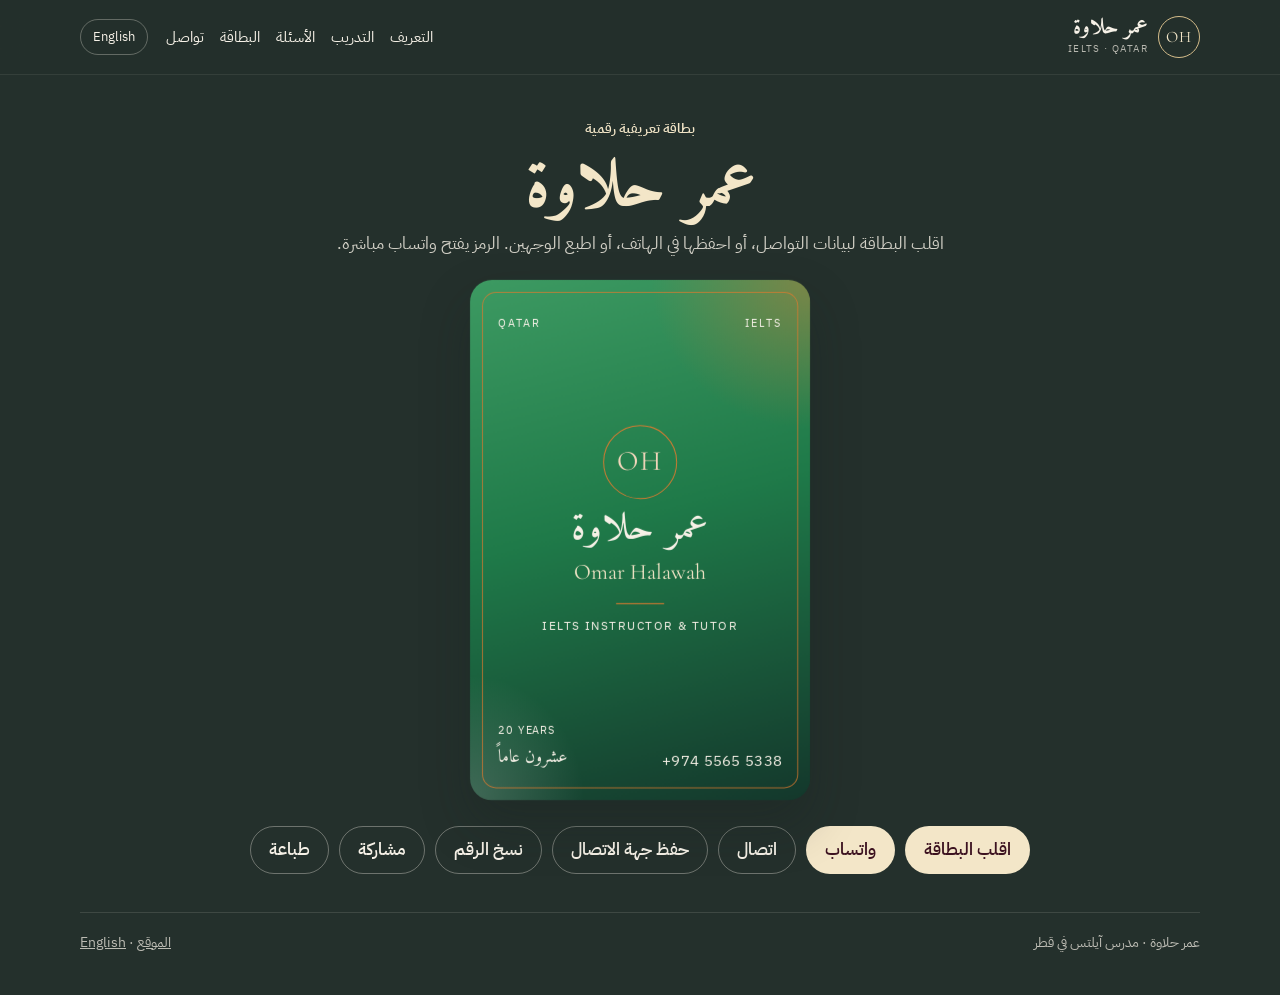
<file: card.html>
<!DOCTYPE html>
<html lang="ar" dir="rtl">
<head>
  <meta charset="utf-8">
  <meta name="viewport" content="width=device-width, initial-scale=1">
  <title>البطاقة التعريفية | عمر حلاوة — مدرس آيلتس في قطر</title>
  <meta name="description" content="البطاقة التعريفية الرقمية لعمر حلاوة، مدرس آيلتس في قطر. الهاتف وواتساب +974 5565 5338. إنستغرام halawiomar وسناب شات omarhal26.">
  <meta name="robots" content="index,follow,max-image-preview:large">
  <meta name="theme-color" content="#1f7a49">
  <link rel="canonical" href="https://ieltsqatar-tutoromar.com/card.html">
  <link rel="alternate" hreflang="ar" href="https://ieltsqatar-tutoromar.com/card.html">
  <link rel="alternate" hreflang="en" href="https://ieltsqatar-tutoromar.com/en/card.html">
  <link rel="alternate" hreflang="x-default" href="https://ieltsqatar-tutoromar.com/card.html">
  <meta property="og:type" content="profile">
  <meta property="og:url" content="https://ieltsqatar-tutoromar.com/card.html">
  <meta property="og:locale" content="ar_QA">
  <meta property="og:title" content="البطاقة التعريفية | عمر حلاوة">
  <meta property="og:description" content="IELTS Instructor & Tutor in Qatar. +974 5565 5338">
  <meta property="og:image" content="https://ieltsqatar-tutoromar.com/assets/og.jpg">
  <meta property="og:image:width" content="1200">
  <meta property="og:image:height" content="630">
  <meta property="og:image:alt" content="بطاقة عمر حلاوة، مدرس آيلتس في قطر">
  <meta name="twitter:card" content="summary_large_image">
  <meta name="twitter:title" content="البطاقة التعريفية | عمر حلاوة">
  <meta name="twitter:description" content="IELTS Instructor & Tutor in Qatar. +974 5565 5338">
  <meta name="twitter:image" content="https://ieltsqatar-tutoromar.com/assets/og.jpg">
  <link rel="icon" href="favicon.svg" type="image/svg+xml">
  <link rel="apple-touch-icon" href="assets/apple-touch.png">
  <link rel="manifest" href="site.webmanifest">
  <link rel="preconnect" href="https://fonts.googleapis.com">
  <link rel="preconnect" href="https://fonts.gstatic.com" crossorigin>
  <link href="https://fonts.googleapis.com/css2?family=Amiri:wght@400;700&family=Cormorant+Garamond:ital,wght@0,500;0,600;1,500&family=IBM+Plex+Sans+Arabic:wght@400;500;600&display=swap" rel="stylesheet">
  <link rel="stylesheet" href="css/styles.css">
  <script type="application/ld+json">
  {
    "@context": "https://schema.org",
    "@graph": [
      {
        "@type": "Person",
        "@id": "#omar-halawah",
        "name": "Omar Halawah",
        "alternateName": ["عمر حلاوة", "Omar Halawi"],
        "jobTitle": "IELTS Instructor and Tutor",
        "telephone": "+97455655338",
        "sameAs": [
          "https://www.facebook.com/share/18NbtVVYpf/",
          "https://www.instagram.com/halawiomar/",
          "https://www.snapchat.com/add/omarhal26"
        ],
        "description": "IELTS instructor and tutor in Qatar with 20 years of experience.",
        "address": { "@type": "PostalAddress", "addressCountry": "QA" }
      },
      {
        "@type": "ContactPage",
        "inLanguage": "ar",
        "name": "البطاقة التعريفية لعمر حلاوة",
        "about": { "@id": "#omar-halawah" }
      }
    ]
  }
  </script>
  <noscript>
    <style>
      .scene, .inner { height: auto; perspective: none; display: grid; gap: 20px; justify-items: center; }
      .face, .face-front, .face-back { position: relative; inset: auto; transform: none; width: min(100%, 340px); height: 520px; }
      #flip { display: none; }
    </style>
  </noscript>
</head>
<body class="page-card">
  <a class="skip" href="#content">تجاوز إلى المحتوى</a>
  <header class="header">
    <div class="header-inner wrap">
      <a class="brand" href="index.html">
        <span class="seal" aria-hidden="true">OH</span>
        <span>
          <strong>عمر حلاوة</strong>
          <small>IELTS · Qatar</small>
        </span>
      </a>
      <div class="header-end">
        <nav class="nav" aria-label="أقسام الصفحة">
          <a href="index.html#about">التعريف</a>
          <a href="index.html#training">التدريب</a>
          <a href="index.html#faq">الأسئلة</a>
          <a href="card.html" aria-current="page">البطاقة</a>
          <a href="index.html#contact">تواصل</a>
        </nav>
        <a class="lang" href="en/card.html" hreflang="en" lang="en">English</a>
      </div>
    </div>
  </header>

  <main id="content">
    <div class="wrap page-intro">
      <p class="kicker">بطاقة تعريفية رقمية</p>
      <h1>عمر حلاوة</h1>
      <p class="lede">اقلب البطاقة لبيانات التواصل، أو احفظها في الهاتف، أو اطبع الوجهين. الرمز يفتح واتساب مباشرة.</p>
    </div>

    <div class="scene" id="scene" aria-label="البطاقة التعريفية">
      <div class="inner">
        <article class="face face-front" dir="ltr">
          <div class="card-top"><span>Qatar</span><span>IELTS</span></div>
          <div class="card-mid">
            <div class="seal-lg" aria-hidden="true">OH</div>
            <p class="card-ar" dir="rtl" lang="ar">عمر حلاوة</p>
            <p class="card-en">Omar Halawah</p>
            <div class="gold-line" aria-hidden="true"></div>
            <p class="card-role">IELTS Instructor &amp; Tutor</p>
          </div>
          <div class="card-foot">
            <span class="years">20 years<span lang="ar" dir="rtl">عشرون عاماً</span></span>
            <span class="card-num" dir="ltr">+974 5565 5338</span>
          </div>
        </article>

        <article class="face face-back" dir="ltr">
          <div class="card-top dark"><span>Omar Halawah</span><span>Contact</span></div>
          <p class="back-ar" dir="rtl" lang="ar">عمر حلاوة</p>
          <a class="btn btn-solid btn-block" href="https://wa.me/97455655338?text=%D8%A7%D9%84%D8%B3%D9%84%D8%A7%D9%85%20%D8%B9%D9%84%D9%8A%D9%83%D9%85%D8%8C%20%D8%A3%D9%88%D8%AF%20%D8%A7%D9%84%D8%A7%D8%B3%D8%AA%D9%81%D8%B3%D8%A7%D8%B1%20%D8%B9%D9%86%20%D8%AF%D8%B1%D9%88%D8%B3%20%D8%A7%D9%84%D8%A2%D9%8A%D9%84%D8%AA%D8%B3%20%D9%85%D8%B9%20%D8%B9%D9%85%D8%B1%20%D8%AD%D9%84%D8%A7%D9%88%D8%A9." target="_blank" rel="noopener">واتساب · WhatsApp</a>
          <div class="rows">
            <div class="row"><span>Phone</span><a href="tel:+97455655338" dir="ltr">+974 5565 5338</a></div>
            <div class="row"><span>Facebook</span><a href="https://www.facebook.com/share/18NbtVVYpf/" target="_blank" rel="me noopener">Omar Halawi</a></div>
            <div class="row"><span>Instagram</span><a href="https://www.instagram.com/halawiomar/" target="_blank" rel="me noopener">halawiomar</a></div>
            <div class="row"><span>Snapchat</span><a href="https://www.snapchat.com/add/omarhal26" target="_blank" rel="me noopener">omarhal26</a></div>
          </div>
          <div class="qr-block">
            <a class="qr-link" href="https://wa.me/97455655338" target="_blank" rel="noopener" aria-label="فتح واتساب">
              <img class="qr" src="assets/qr.png" width="108" height="108" alt="رمز يفتح واتساب عمر حلاوة">
            </a>
            <p class="qr-cap">امسح الرمز لفتح واتساب</p>
          </div>
        </article>
      </div>
    </div>

    <div class="wrap toolbar">
      <button type="button" class="btn btn-light" id="flip" aria-pressed="false" data-flip="اقلب البطاقة" data-back="أظهر الوجه">اقلب البطاقة</button>
      <a class="btn btn-light" href="https://wa.me/97455655338" target="_blank" rel="noopener">واتساب</a>
      <a class="btn btn-ghost" href="tel:+97455655338">اتصال</a>
      <a class="btn btn-ghost" href="omar-halawah.vcf" download>حفظ جهة الاتصال</a>
      <button type="button" class="btn btn-ghost" id="copy-phone" data-done="تم نسخ الرقم">نسخ الرقم</button>
      <button type="button" class="btn btn-ghost" id="share" data-text="عمر حلاوة، مدرس آيلتس في قطر. +974 5565 5338" data-done="تم نسخ الرابط">مشاركة</button>
      <button type="button" class="btn btn-ghost" id="print">طباعة</button>
    </div>
  </main>

  <footer class="footer">
    <div class="wrap footer-inner">
      <span>عمر حلاوة · مدرس آيلتس في قطر</span>
      <span><a href="index.html">الموقع</a> · <a href="en/card.html" hreflang="en" lang="en">English</a></span>
    </div>
  </footer>
  <script src="js/card.js"></script>
</body>
</html>
</file>
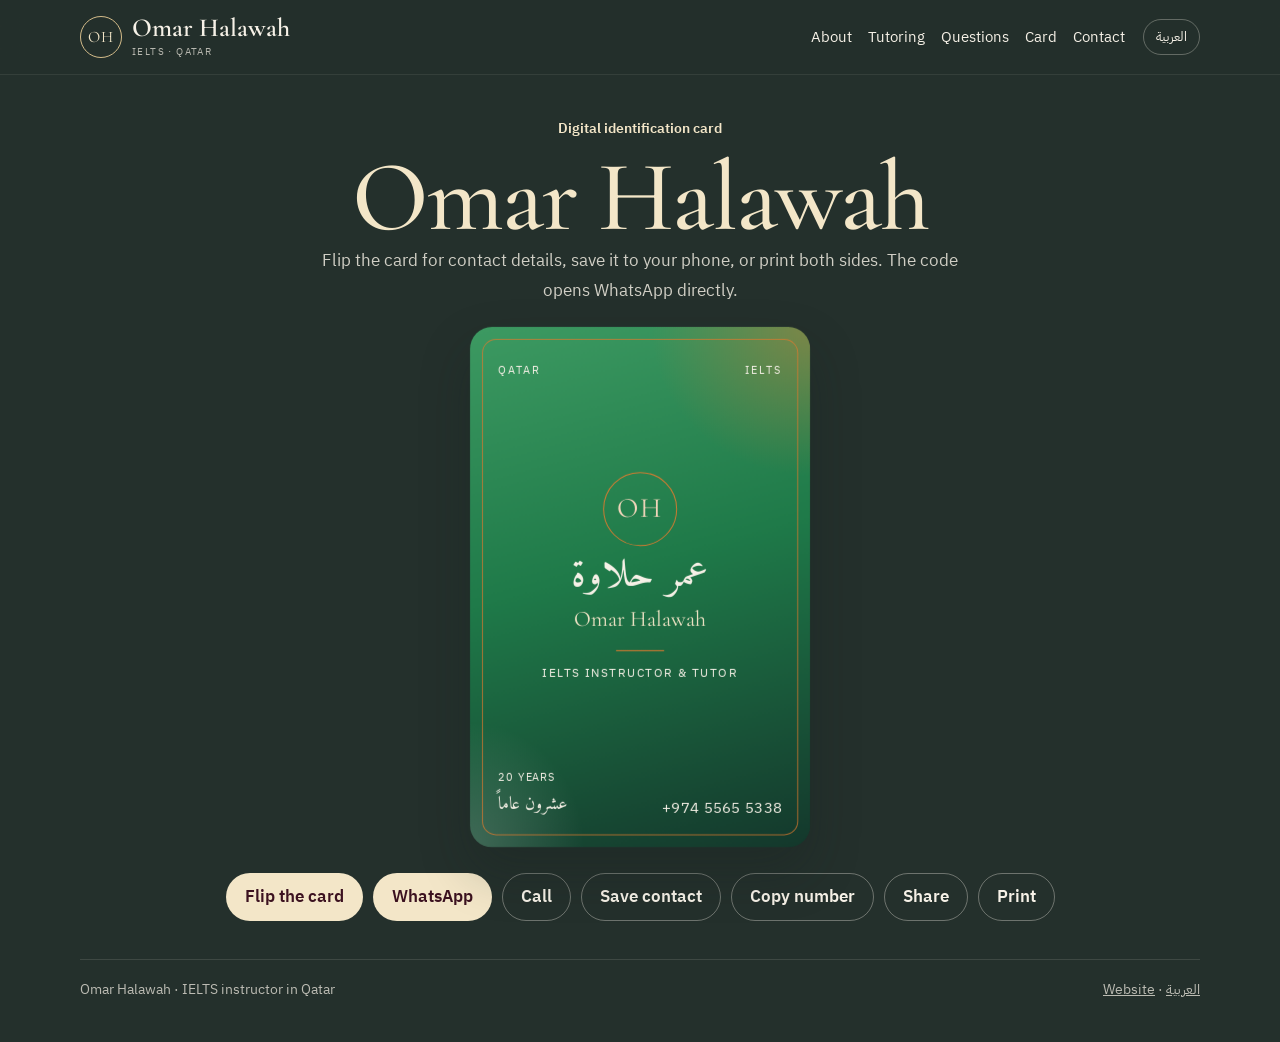
<file: en/card.html>
<!DOCTYPE html>
<html lang="en" dir="ltr">
<head>
  <meta charset="utf-8">
  <meta name="viewport" content="width=device-width, initial-scale=1">
  <title>Digital Card | Omar Halawah — IELTS Instructor in Qatar</title>
  <meta name="description" content="Digital identification card for Omar Halawah, IELTS instructor in Qatar. Phone and WhatsApp +974 5565 5338. Instagram halawiomar. Snapchat omarhal26.">
  <meta name="robots" content="index,follow,max-image-preview:large">
  <meta name="theme-color" content="#1f7a49">
  <link rel="canonical" href="https://ieltsqatar-tutoromar.com/en/card.html">
  <link rel="alternate" hreflang="ar" href="https://ieltsqatar-tutoromar.com/card.html">
  <link rel="alternate" hreflang="en" href="https://ieltsqatar-tutoromar.com/en/card.html">
  <link rel="alternate" hreflang="x-default" href="https://ieltsqatar-tutoromar.com/card.html">
  <meta property="og:type" content="profile">
  <meta property="og:url" content="https://ieltsqatar-tutoromar.com/en/card.html">
  <meta property="og:locale" content="en_US">
  <meta property="og:title" content="Digital Card | Omar Halawah">
  <meta property="og:description" content="IELTS Instructor & Tutor in Qatar. +974 5565 5338">
  <meta property="og:image" content="https://ieltsqatar-tutoromar.com/assets/og.jpg">
  <meta property="og:image:width" content="1200">
  <meta property="og:image:height" content="630">
  <meta property="og:image:alt" content="Omar Halawah digital card, IELTS instructor in Qatar">
  <meta name="twitter:card" content="summary_large_image">
  <meta name="twitter:title" content="Digital Card | Omar Halawah">
  <meta name="twitter:description" content="IELTS Instructor & Tutor in Qatar. +974 5565 5338">
  <meta name="twitter:image" content="https://ieltsqatar-tutoromar.com/assets/og.jpg">
  <link rel="icon" href="../favicon.svg" type="image/svg+xml">
  <link rel="apple-touch-icon" href="../assets/apple-touch.png">
  <link rel="manifest" href="../site.webmanifest">
  <link rel="preconnect" href="https://fonts.googleapis.com">
  <link rel="preconnect" href="https://fonts.gstatic.com" crossorigin>
  <link href="https://fonts.googleapis.com/css2?family=Amiri:wght@400;700&family=Cormorant+Garamond:ital,wght@0,500;0,600;1,500&family=IBM+Plex+Sans+Arabic:wght@400;500;600&display=swap" rel="stylesheet">
  <link rel="stylesheet" href="../css/styles.css">
  <script type="application/ld+json">
  {
    "@context": "https://schema.org",
    "@graph": [
      {
        "@type": "Person",
        "@id": "#omar-halawah",
        "name": "Omar Halawah",
        "alternateName": ["عمر حلاوة", "Omar Halawi"],
        "jobTitle": "IELTS Instructor and Tutor",
        "telephone": "+97455655338",
        "sameAs": [
          "https://www.facebook.com/share/18NbtVVYpf/",
          "https://www.instagram.com/halawiomar/",
          "https://www.snapchat.com/add/omarhal26"
        ],
        "description": "IELTS instructor and tutor in Qatar with 20 years of experience.",
        "address": { "@type": "PostalAddress", "addressCountry": "QA" }
      },
      {
        "@type": "ContactPage",
        "inLanguage": "en",
        "name": "Omar Halawah digital identification card",
        "about": { "@id": "#omar-halawah" }
      }
    ]
  }
  </script>
  <noscript>
    <style>
      .scene, .inner { height: auto; perspective: none; display: grid; gap: 20px; justify-items: center; }
      .face, .face-front, .face-back { position: relative; inset: auto; transform: none; width: min(100%, 340px); height: 520px; }
      #flip { display: none; }
    </style>
  </noscript>
</head>
<body class="page-card">
  <a class="skip" href="#content">Skip to content</a>
  <header class="header">
    <div class="header-inner wrap">
      <a class="brand" href="index.html">
        <span class="seal" aria-hidden="true">OH</span>
        <span>
          <strong translate="no">Omar Halawah</strong>
          <small>IELTS · Qatar</small>
        </span>
      </a>
      <div class="header-end">
        <nav class="nav" aria-label="Page sections">
          <a href="index.html#about">About</a>
          <a href="index.html#training">Tutoring</a>
          <a href="index.html#faq">Questions</a>
          <a href="card.html" aria-current="page">Card</a>
          <a href="index.html#contact">Contact</a>
        </nav>
        <a class="lang" href="../card.html" hreflang="ar" lang="ar">العربية</a>
      </div>
    </div>
  </header>

  <main id="content">
    <div class="wrap page-intro">
      <p class="kicker">Digital identification card</p>
      <h1 translate="no">Omar Halawah</h1>
      <p class="lede">Flip the card for contact details, save it to your phone, or print both sides. The code opens WhatsApp directly.</p>
    </div>

    <div class="scene" id="scene" aria-label="Digital identification card">
      <div class="inner">
        <article class="face face-front" dir="ltr">
          <div class="card-top"><span>Qatar</span><span>IELTS</span></div>
          <div class="card-mid">
            <div class="seal-lg" aria-hidden="true">OH</div>
            <p class="card-ar" dir="rtl" lang="ar">عمر حلاوة</p>
            <p class="card-en">Omar Halawah</p>
            <div class="gold-line" aria-hidden="true"></div>
            <p class="card-role">IELTS Instructor &amp; Tutor</p>
          </div>
          <div class="card-foot">
            <span class="years">20 years<span lang="ar" dir="rtl">عشرون عاماً</span></span>
            <span class="card-num" dir="ltr">+974 5565 5338</span>
          </div>
        </article>

        <article class="face face-back" dir="ltr">
          <div class="card-top dark"><span>Omar Halawah</span><span>Contact</span></div>
          <p class="back-ar" dir="rtl" lang="ar">عمر حلاوة</p>
          <a class="btn btn-solid btn-block" href="https://wa.me/97455655338?text=Hello%2C%20I%20would%20like%20to%20ask%20about%20IELTS%20lessons%20with%20Omar%20Halawah." target="_blank" rel="noopener">WhatsApp</a>
          <div class="rows">
            <div class="row"><span>Phone</span><a href="tel:+97455655338" dir="ltr">+974 5565 5338</a></div>
            <div class="row"><span>Facebook</span><a href="https://www.facebook.com/share/18NbtVVYpf/" target="_blank" rel="me noopener">Omar Halawi</a></div>
            <div class="row"><span>Instagram</span><a href="https://www.instagram.com/halawiomar/" target="_blank" rel="me noopener">halawiomar</a></div>
            <div class="row"><span>Snapchat</span><a href="https://www.snapchat.com/add/omarhal26" target="_blank" rel="me noopener">omarhal26</a></div>
          </div>
          <div class="qr-block">
            <a class="qr-link" href="https://wa.me/97455655338" target="_blank" rel="noopener" aria-label="Open WhatsApp">
              <img class="qr" src="../assets/qr.png" width="108" height="108" alt="Code that opens WhatsApp for Omar Halawah">
            </a>
            <p class="qr-cap">Scan to open WhatsApp</p>
          </div>
        </article>
      </div>
    </div>

    <div class="wrap toolbar">
      <button type="button" class="btn btn-light" id="flip" aria-pressed="false" data-flip="Flip the card" data-back="Show the front">Flip the card</button>
      <a class="btn btn-light" href="https://wa.me/97455655338" target="_blank" rel="noopener">WhatsApp</a>
      <a class="btn btn-ghost" href="tel:+97455655338">Call</a>
      <a class="btn btn-ghost" href="../omar-halawah.vcf" download>Save contact</a>
      <button type="button" class="btn btn-ghost" id="copy-phone" data-done="Number copied">Copy number</button>
      <button type="button" class="btn btn-ghost" id="share" data-text="Omar Halawah, IELTS instructor in Qatar. +974 5565 5338" data-done="Link copied">Share</button>
      <button type="button" class="btn btn-ghost" id="print">Print</button>
    </div>
  </main>

  <footer class="footer">
    <div class="wrap footer-inner">
      <span>Omar Halawah · IELTS instructor in Qatar</span>
      <span><a href="index.html">Website</a> · <a href="../card.html" hreflang="ar" lang="ar">العربية</a></span>
    </div>
  </footer>
  <script src="../js/card.js"></script>
</body>
</html>
</file>
<file: css/styles.css>
*,
*::before,
*::after {
  box-sizing: border-box;
}

:root {
  --ink: #1b1412;
  --ink-soft: #5c4d46;
  --maroon: #72243c;
  --maroon-deep: #3c1220;
  --gold: #a67c3d;
  --ivory: #f3eee6;
  --paper: #f7f3ec;
  --line: rgba(27, 20, 18, 0.12);
  --cream: #f6f1e7;
}

html {
  scroll-behavior: smooth;
}

body {
  margin: 0;
  font-family: "IBM Plex Sans Arabic", "Segoe UI", Tahoma, sans-serif;
  color: var(--ink);
  background: var(--ivory);
  font-size: 17px;
  line-height: 1.75;
}

body.page-card {
  background: #24302c;
  color: var(--cream);
}

img {
  max-width: 100%;
  height: auto;
}

a {
  color: var(--maroon-deep);
}

p {
  margin: 0 0 12px;
}

h1,
h2,
h3 {
  margin: 0;
}

h1 {
  font-family: Amiri, "Traditional Arabic", serif;
  font-size: clamp(52px, 8vw, 92px);
  line-height: 1.15;
  font-weight: 700;
}

h2 {
  font-family: Amiri, "Traditional Arabic", serif;
  font-size: clamp(34px, 5vw, 52px);
  line-height: 1.25;
  font-weight: 700;
}

html[lang="en"] h1,
html[lang="en"] h2,
html[lang="en"] .skill h3,
html[lang="en"] .steps h3 {
  font-family: "Cormorant Garamond", Georgia, serif;
  font-weight: 500;
  letter-spacing: -0.02em;
}

html[lang="en"] h1 {
  font-size: clamp(60px, 8vw, 100px);
  line-height: 0.95;
}

html[lang="en"] h2 {
  line-height: 1.05;
}

.skip {
  position: absolute;
  inset-inline-start: 12px;
  top: -48px;
  background: #fff;
  color: var(--ink);
  padding: 8px 12px;
  z-index: 80;
}

.skip:focus {
  top: 12px;
}

.wrap {
  width: min(1120px, calc(100% - 40px));
  margin-inline: auto;
}

.header {
  position: sticky;
  top: 0;
  z-index: 30;
  background: rgba(243, 238, 230, 0.92);
  backdrop-filter: blur(14px);
  border-bottom: 1px solid rgba(27, 20, 18, 0.08);
}

body.page-card .header {
  background: rgba(36, 48, 44, 0.92);
  border-bottom-color: rgba(246, 241, 231, 0.08);
}

.header-inner {
  display: flex;
  flex-wrap: wrap;
  align-items: center;
  gap: 12px 20px;
  min-height: 74px;
}

.header-end {
  display: flex;
  flex-wrap: wrap;
  align-items: center;
  gap: 8px 18px;
  margin-inline-start: auto;
}

.brand {
  display: flex;
  align-items: center;
  gap: 10px;
  text-decoration: none;
  color: inherit;
}

.brand strong {
  display: block;
  font-family: Amiri, serif;
  font-size: 22px;
  font-weight: 700;
  line-height: 1.1;
}

html[lang="en"] .brand strong {
  font-family: "Cormorant Garamond", Georgia, serif;
  font-weight: 600;
  font-size: 26px;
}

.brand small {
  display: block;
  letter-spacing: 0.14em;
  text-transform: uppercase;
  font-size: 10px;
  color: var(--ink-soft);
}

body.page-card .brand small {
  color: rgba(246, 241, 231, 0.7);
}

.seal {
  width: 42px;
  height: 42px;
  border-radius: 50%;
  display: grid;
  place-items: center;
  border: 1px solid var(--gold);
  color: var(--maroon);
  background: #fffdf9;
  font-family: "Cormorant Garamond", Georgia, serif;
  font-size: 16px;
  letter-spacing: 0.04em;
}

body.page-card .seal {
  color: #f3e6c8;
  background: transparent;
  border-color: #d4bc8a;
}

.nav {
  display: flex;
  flex-wrap: wrap;
  gap: 8px 16px;
}

.nav a,
.lang {
  color: inherit;
  text-decoration: none;
}

.nav a {
  font-size: 15px;
}

.nav a:hover,
.lang:hover {
  color: var(--maroon);
}

body.page-card .nav a:hover,
body.page-card .lang:hover {
  color: #e6d3a1;
}

.lang {
  border: 1px solid rgba(27, 20, 18, 0.2);
  border-radius: 999px;
  padding: 6px 12px;
  font-size: 13px;
}

body.page-card .lang {
  border-color: rgba(246, 241, 231, 0.3);
}

.hero {
  padding: 36px 0 12px;
}

.hero-grid {
  display: grid;
  gap: 36px;
  align-items: center;
}

.hero-copy {
  position: relative;
}

.watermark {
  display: none;
}

.hero-copy > :not(.watermark) {
  position: relative;
  z-index: 1;
}

.kicker {
  margin: 0 0 8px;
  color: var(--maroon);
  font-size: 14px;
  font-weight: 600;
}

.name-en,
.name-ar {
  margin: 4px 0 14px;
}

.name-en {
  font-family: "Cormorant Garamond", Georgia, serif;
  font-size: clamp(28px, 4vw, 42px);
  line-height: 1;
  color: var(--maroon);
}

.name-ar {
  font-family: Amiri, serif;
  font-size: clamp(32px, 4vw, 46px);
  line-height: 1.2;
}

.lede {
  max-width: 40rem;
  color: var(--ink-soft);
  font-size: 1.08rem;
}

body.page-card .lede,
body.page-card .card-hint {
  color: rgba(246, 241, 231, 0.82);
}

.actions,
.toolbar {
  display: flex;
  flex-wrap: wrap;
  gap: 10px;
  margin-top: 20px;
}

.btn {
  display: inline-flex;
  align-items: center;
  justify-content: center;
  gap: 8px;
  min-height: 48px;
  padding: 0 18px;
  border-radius: 999px;
  border: 1px solid transparent;
  text-decoration: none;
  font: inherit;
  font-weight: 600;
  cursor: pointer;
  transition: transform 0.15s ease, background 0.15s ease;
}

.btn:hover {
  transform: translateY(-1px);
}

.btn svg {
  display: block;
}

.btn-solid {
  background: var(--maroon-deep);
  color: var(--cream);
}

.btn-light {
  background: #f3e6c8;
  color: var(--maroon-deep);
}

.btn-ghost {
  background: transparent;
  color: var(--ink);
  border-color: rgba(27, 20, 18, 0.28);
}

body.page-card .toolbar .btn-ghost {
  color: var(--cream);
  border-color: rgba(246, 241, 231, 0.35);
}

.btn-block {
  width: 100%;
}

.fine {
  margin-top: 16px;
  font-size: 14px;
  color: var(--ink-soft);
}

.fine a {
  color: inherit;
  text-decoration-thickness: 1px;
  text-underline-offset: 3px;
}

.card-hint {
  text-align: center;
  margin: 14px 0 0;
  font-size: 14px;
}

.band {
  padding: 22px 0 8px;
}

.facts {
  display: grid;
  grid-template-columns: 1fr 1fr;
  gap: 18px 12px;
  list-style: none;
  margin: 0;
  padding: 8px 0 18px;
  border-block: 1px solid var(--line);
}

.facts strong {
  display: block;
  font-family: "Cormorant Garamond", Georgia, serif;
  font-size: 42px;
  font-weight: 500;
  line-height: 1;
  color: var(--maroon);
}

.facts span {
  display: block;
  margin-top: 6px;
  font-size: 14px;
  line-height: 1.5;
  color: var(--ink-soft);
}

section {
  padding: 64px 0;
}

.section-head {
  max-width: 42rem;
  margin-bottom: 28px;
}

.entry {
  border-inline-start: 2px solid var(--gold);
  padding-inline-start: 18px;
  margin-top: 22px;
}

.entry-word {
  font-family: "Cormorant Garamond", Georgia, serif;
  font-size: 30px;
  line-height: 1;
  margin: 0 0 8px;
}

.entry-word .pos {
  font-family: "IBM Plex Sans Arabic", sans-serif;
  font-size: 14px;
  color: var(--maroon);
  margin-inline-start: 8px;
}

.latin {
  unicode-bidi: isolate;
  direction: ltr;
  white-space: nowrap;
}

.logo-frame {
  background: #fff;
  border: 1px solid var(--line);
  border-radius: 16px;
  overflow: hidden;
}

.logo-frame img {
  display: block;
  width: 100%;
}

.unis {
  display: flex;
  flex-wrap: wrap;
  gap: 8px;
  list-style: none;
  margin: 14px 0 0;
  padding: 0;
}

.unis li {
  border: 1px solid var(--line);
  border-radius: 999px;
  padding: 6px 12px;
  font-size: 13px;
  line-height: 1.4;
  background: rgba(255, 255, 255, 0.45);
}

.section-alt {
  background: #efe8dc;
}

.skill-grid {
  display: grid;
  grid-template-columns: 1fr;
  gap: 1px;
  background: var(--line);
  border: 1px solid var(--line);
}

.skill {
  background: var(--paper);
  padding: 26px 24px 22px;
}

.skill .idx {
  font-family: "Cormorant Garamond", Georgia, serif;
  color: var(--maroon);
  font-size: 28px;
  line-height: 1;
}

.skill h3 {
  margin: 6px 0 8px;
  font-family: Amiri, serif;
  font-size: 28px;
  font-weight: 700;
  line-height: 1.3;
}

.skill p {
  margin: 0;
  color: var(--ink-soft);
}

.steps {
  display: grid;
  gap: 18px;
  list-style: none;
  margin: 0;
  padding: 0;
}

.steps li {
  background: var(--paper);
  border: 1px solid var(--line);
  padding: 22px 22px 16px;
}

.steps span {
  font-family: "Cormorant Garamond", Georgia, serif;
  font-size: 40px;
  line-height: 1;
  color: var(--maroon);
}

.steps h3 {
  margin: 6px 0 8px;
  font-family: Amiri, serif;
  font-size: 28px;
  font-weight: 700;
}

.steps p {
  margin: 0;
  color: var(--ink-soft);
}

details {
  border-bottom: 1px solid var(--line);
  padding: 14px 0;
}

summary {
  cursor: pointer;
  font-weight: 600;
  font-size: 1.05rem;
  list-style: none;
  display: flex;
  justify-content: space-between;
  gap: 16px;
  align-items: baseline;
}

summary::-webkit-details-marker {
  display: none;
}

summary::after {
  content: "+";
  font-family: "Cormorant Garamond", Georgia, serif;
  font-size: 28px;
  line-height: 0.8;
  color: var(--maroon);
}

details[open] summary::after {
  content: "–";
}

details p {
  color: var(--ink-soft);
  margin: 8px 0 4px;
}

.contact {
  background:
    radial-gradient(620px 220px at 100% 0%, rgba(212, 188, 138, 0.22), transparent 60%),
    var(--maroon-deep);
  color: var(--cream);
}

.contact .kicker,
.contact h2 {
  color: #f3e6c8;
}

.contact .lede {
  color: rgba(246, 241, 231, 0.84);
}

.contact .btn-ghost {
  color: var(--cream);
  border-color: rgba(246, 241, 231, 0.35);
}

.phone-link {
  display: inline-block;
  font-family: "Cormorant Garamond", Georgia, serif;
  font-size: clamp(40px, 6vw, 72px);
  line-height: 1;
  color: var(--cream);
  text-decoration: none;
  margin: 8px 0 8px;
}

.phone-link:hover {
  color: #f3e6c8;
}

.footer {
  padding: 28px 0 40px;
  color: var(--ink-soft);
  font-size: 14px;
}

.footer-inner {
  display: flex;
  flex-wrap: wrap;
  gap: 8px 18px;
  justify-content: space-between;
  border-top: 1px solid var(--line);
  padding-top: 18px;
}

.footer a {
  color: inherit;
}

body.page-card .footer {
  color: rgba(246, 241, 231, 0.72);
}

body.page-card .footer-inner {
  border-top-color: rgba(246, 241, 231, 0.12);
}

.page-intro {
  padding: 42px 0 10px;
  text-align: center;
}

.page-intro h1 {
  font-size: clamp(40px, 6vw, 68px);
}

body.page-card .kicker,
body.page-card h1 {
  color: #f3e6c8;
}

.page-intro .lede {
  margin-inline: auto;
}

.toolbar {
  justify-content: center;
  margin: 26px auto 10px;
  max-width: 980px;
}

.home-card {
  position: relative;
  display: block;
  width: min(100%, 340px);
  height: 520px;
  margin-inline: auto;
  text-decoration: none;
  transform: rotate(-2.5deg);
  transition: transform 0.2s ease;
}

html[dir="ltr"] .home-card {
  transform: rotate(2.5deg);
}

.home-card:hover {
  transform: rotate(0deg) translateY(-4px);
}

.scene {
  width: min(100%, 340px);
  height: 520px;
  margin-inline: auto;
  perspective: 1400px;
  cursor: pointer;
}

.inner {
  position: relative;
  width: 100%;
  height: 100%;
  transform-style: preserve-3d;
  transition: transform 0.7s cubic-bezier(0.2, 0.7, 0.2, 1);
}

.scene.is-flipped .inner {
  transform: rotateY(180deg);
}

.face {
  position: absolute;
  inset: 0;
  overflow: hidden;
  border-radius: 22px;
  box-shadow: 0 24px 50px rgba(20, 32, 28, 0.28);
}

.scene .face {
  backface-visibility: hidden;
  -webkit-backface-visibility: hidden;
}

.face-front {
  background:
    radial-gradient(90% 55% at 100% 0%, rgba(224, 122, 47, 0.42), transparent 52%),
    radial-gradient(70% 50% at 0% 100%, rgba(214, 214, 210, 0.22), transparent 48%),
    linear-gradient(165deg, #3d9a62 0%, #1f7a49 46%, #14382c 100%);
  color: var(--cream);
  padding: 34px 28px 26px;
  display: flex;
  flex-direction: column;
  justify-content: space-between;
  transform: translateZ(1px);
}

.face-back {
  background:
    linear-gradient(180deg, #f7f6f3 0%, #e7e5e1 100%);
  color: var(--ink);
  padding: 32px 26px 22px;
  display: flex;
  flex-direction: column;
  transform: rotateY(180deg) translateZ(1px);
}

.face::after {
  content: "";
  position: absolute;
  inset: 12px;
  border-radius: 14px;
  pointer-events: none;
}

.face-front::after {
  border: 1px solid rgba(224, 122, 47, 0.72);
}

.face-back::after {
  border: 1px solid rgba(31, 122, 73, 0.28);
}

.face-back .btn-solid {
  background: #1f7a49;
  color: #f7f6f3;
}

.face-back .row a {
  color: #1a6840;
}

.card-top {
  display: flex;
  justify-content: space-between;
  gap: 12px;
  font-size: 11px;
  letter-spacing: 0.18em;
  text-transform: uppercase;
}

.card-top.dark {
  color: var(--ink-soft);
  letter-spacing: 0.12em;
}

.card-mid {
  text-align: center;
}

.seal-lg {
  width: 74px;
  height: 74px;
  margin: 8px auto 6px;
  border-radius: 50%;
  border: 1px solid rgba(224, 122, 47, 0.9);
  display: grid;
  place-items: center;
  font-family: "Cormorant Garamond", Georgia, serif;
  font-size: 28px;
  color: #f4d7bc;
  letter-spacing: 0.06em;
}

.card-ar,
.back-ar {
  font-family: Amiri, serif;
  line-height: 1.2;
  margin: 0;
}

.card-ar {
  font-size: 40px;
  text-align: center;
}

.back-ar {
  font-size: 32px;
  text-align: center;
  margin: 8px 0 12px;
}

.card-en {
  font-family: "Cormorant Garamond", Georgia, serif;
  font-size: 22px;
  text-align: center;
  margin: 0;
  color: #f3e6c8;
}

.gold-line {
  width: 48px;
  height: 1px;
  background: #e07a2f;
  margin: 12px auto;
}

.card-role {
  text-align: center;
  letter-spacing: 0.12em;
  text-transform: uppercase;
  font-size: 12px;
  margin: 0;
}

.card-foot {
  display: flex;
  justify-content: space-between;
  gap: 12px;
  align-items: flex-end;
}

.years {
  display: flex;
  flex-direction: column;
  gap: 2px;
  text-transform: uppercase;
  letter-spacing: 0.08em;
  font-size: 11px;
}

.years span {
  text-transform: none;
  letter-spacing: 0;
  font-family: Amiri, serif;
  font-size: 18px;
}

.card-num {
  font-size: 15px;
  letter-spacing: 0.02em;
  white-space: nowrap;
}

.face-back .btn {
  margin-bottom: 8px;
}

.rows {
  display: flex;
  flex-direction: column;
}

.row {
  display: flex;
  justify-content: space-between;
  gap: 12px;
  border-bottom: 1px solid rgba(27, 20, 18, 0.1);
  padding: 7px 0;
  font-size: 14px;
}

.row span {
  color: var(--ink-soft);
}

.row a {
  color: var(--maroon-deep);
  text-decoration: underline;
  text-underline-offset: 3px;
}

.row a:hover {
  text-decoration: underline;
}

.qr-block {
  margin-top: auto;
  text-align: center;
}

.qr-link {
  display: inline-block;
  line-height: 0;
}

.qr {
  width: 108px;
  height: 108px;
  background: #fff;
}

.qr-cap {
  margin: 6px 0 0;
  font-size: 12px;
  color: var(--ink-soft);
}

:focus-visible {
  outline: 2px solid var(--gold);
  outline-offset: 3px;
}

::selection {
  background: #e7d3a4;
  color: var(--ink);
}

@media (min-width: 800px) {
  .facts {
    grid-template-columns: repeat(4, 1fr);
  }

  .skill-grid {
    grid-template-columns: 1fr 1fr;
  }

  .skill-lead {
    grid-column: 1 / -1;
  }

  .steps {
    grid-template-columns: repeat(3, 1fr);
  }
}

@media (min-width: 960px) {
  .hero-grid {
    grid-template-columns: minmax(0, 1.15fr) minmax(280px, 0.85fr);
    gap: 48px;
  }
}

@media (max-width: 720px) {
  .header-end {
    margin-inline-start: 0;
    width: 100%;
    justify-content: space-between;
  }

  .home-card,
  html[dir="ltr"] .home-card {
    transform: none;
  }

  .watermark {
    font-size: 120px;
    top: -8px;
  }
}

@media (prefers-reduced-motion: reduce) {
  html {
    scroll-behavior: auto;
  }

  *,
  *::before,
  *::after {
    transition: none !important;
  }
}

@media print {
  .header,
  .footer,
  .toolbar,
  .skip,
  .card-hint {
    display: none !important;
  }

  body.page-card {
    background: #fff !important;
    color: #000 !important;
  }

  .scene,
  .inner {
    width: auto;
    height: auto;
    perspective: none;
    transform: none !important;
    display: block;
  }

  .face,
  .face-front,
  .face-back {
    position: relative !important;
    inset: auto !important;
    transform: none !important;
    width: 340px;
    height: 520px;
    margin: 12px auto;
    break-inside: avoid;
    box-shadow: none;
  }
}
</file>
